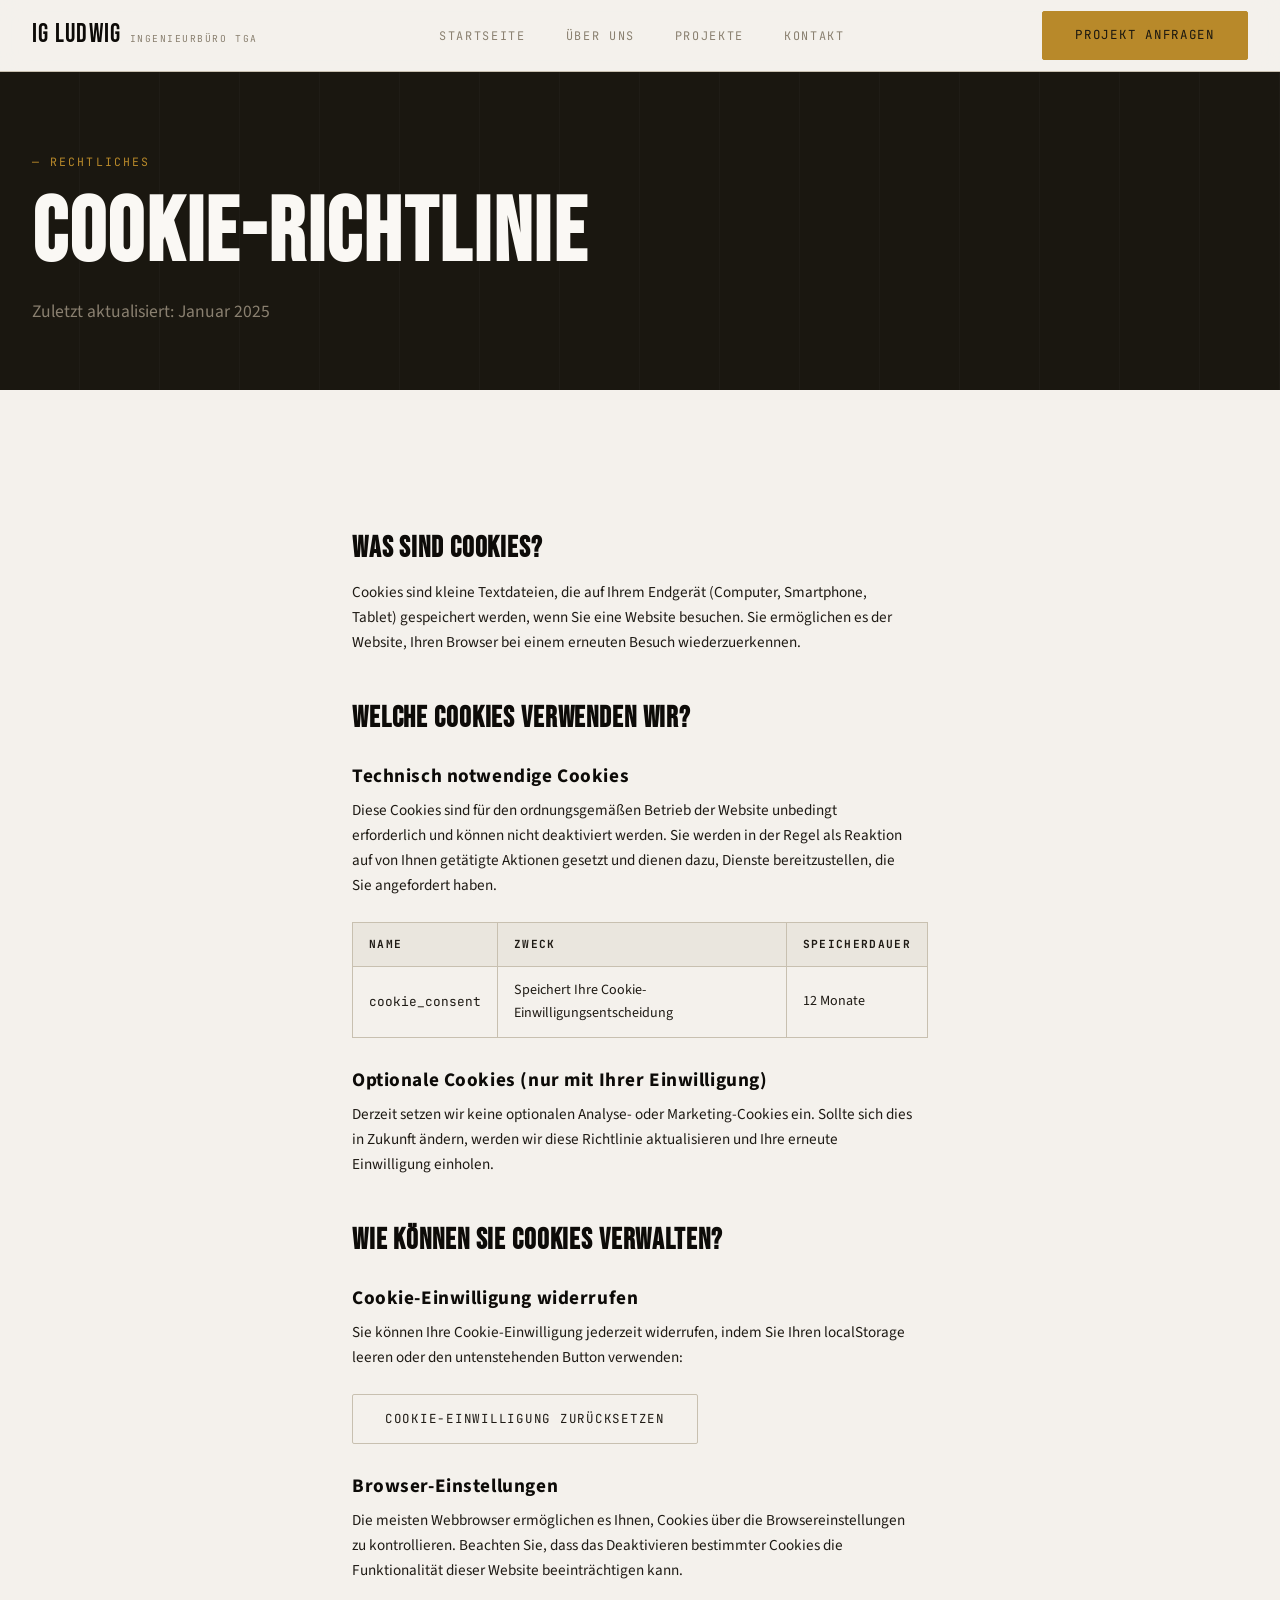
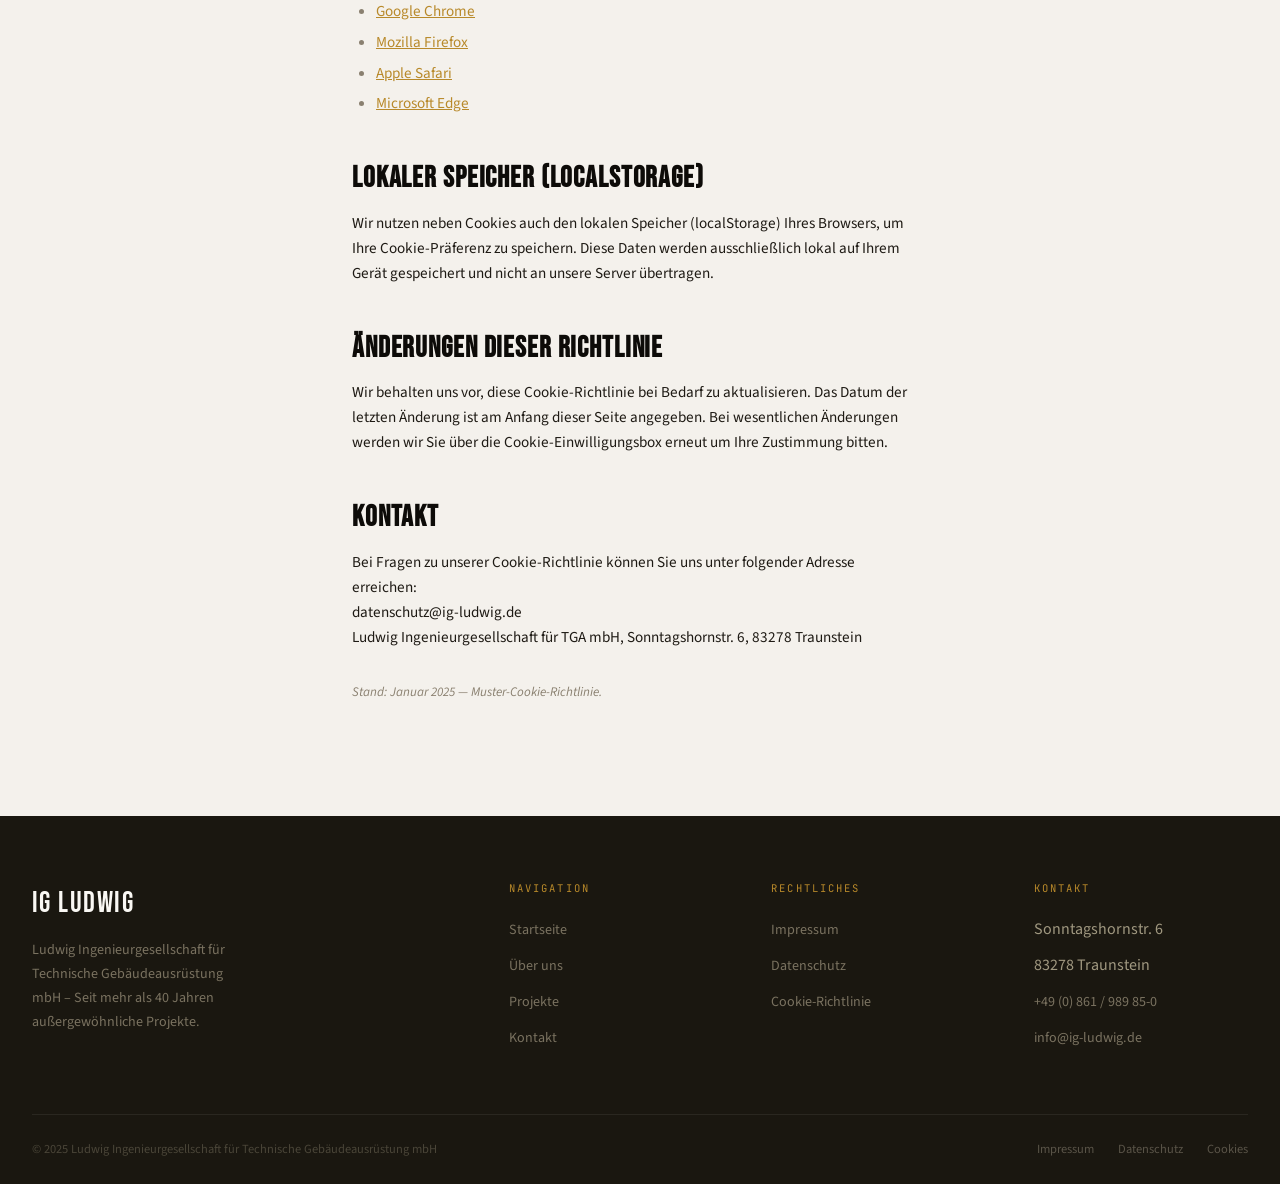
<file: cockies.html>
<!DOCTYPE html>
<html lang="de">
<head>
  <meta charset="UTF-8">
  <meta name="viewport" content="width=device-width, initial-scale=1.0">
  <meta name="robots" content="noindex">
  <title>Cookie-Richtlinie — IG Ludwig</title>
  <link rel="stylesheet" href="static/css/main.css">
</head>
<body>

<nav class="site-nav" role="navigation" aria-label="Hauptnavigation">
  <div class="container">
    <a href="/" class="nav-logo" aria-label="Startseite">
      <span class="nav-logo-mark">IG Ludwig</span>
      <span class="nav-logo-tag">Ingenieurbüro TGA</span>
    </a>
    <ul class="nav-links" role="list">
      <li><a href="/">Startseite</a></li>
      <li><a href="/ueber-uns">Über uns</a></li>
      <li><a href="/projekte">Projekte</a></li>
      <li><a href="/kontakt">Kontakt</a></li>
    </ul>
    <a href="/kontakt" class="btn btn--primary nav-cta">Projekt anfragen</a>
    <button class="nav-hamburger" aria-label="Menü öffnen" aria-expanded="false" aria-controls="mobile-menu">
      <span></span><span></span><span></span>
    </button>
  </div>
</nav>
<div class="mobile-menu" id="mobile-menu">
  <a href="/">Startseite</a>
  <a href="/ueber-uns">Über uns</a>
  <a href="/projekte">Projekte</a>
  <a href="/kontakt">Kontakt</a>
</div>

<main class="page-body">

  <div class="page-hero">
    <div class="container">
      <p class="label page-hero-label">— Rechtliches</p>
      <h1>Cookie-Richtlinie</h1>
      <p class="page-hero-sub">Zuletzt aktualisiert: Januar 2025</p>
    </div>
  </div>

  <section class="section">
    <div class="container">
      <div class="prose">

        <h2>Was sind Cookies?</h2>
        <p>
          Cookies sind kleine Textdateien, die auf Ihrem Endgerät (Computer, Smartphone, Tablet) gespeichert werden, wenn Sie eine Website besuchen. Sie ermöglichen es der Website, Ihren Browser bei einem erneuten Besuch wiederzuerkennen.
        </p>

        <h2>Welche Cookies verwenden wir?</h2>

        <h3>Technisch notwendige Cookies</h3>
        <p>
          Diese Cookies sind für den ordnungsgemäßen Betrieb der Website unbedingt erforderlich und können nicht deaktiviert werden. Sie werden in der Regel als Reaktion auf von Ihnen getätigte Aktionen gesetzt und dienen dazu, Dienste bereitzustellen, die Sie angefordert haben.
        </p>
        <div style="overflow-x:auto;margin-block:1.5rem;">
          <table style="width:100%;border-collapse:collapse;font-size:.88rem;">
            <thead>
              <tr style="background:var(--col-surface);">
                <th style="text-align:left;padding:.75rem 1rem;border:1px solid var(--col-border);font-family:var(--ff-mono);font-size:.7rem;letter-spacing:.12em;text-transform:uppercase;">Name</th>
                <th style="text-align:left;padding:.75rem 1rem;border:1px solid var(--col-border);font-family:var(--ff-mono);font-size:.7rem;letter-spacing:.12em;text-transform:uppercase;">Zweck</th>
                <th style="text-align:left;padding:.75rem 1rem;border:1px solid var(--col-border);font-family:var(--ff-mono);font-size:.7rem;letter-spacing:.12em;text-transform:uppercase;">Speicherdauer</th>
              </tr>
            </thead>
            <tbody>
              <tr>
                <td style="padding:.75rem 1rem;border:1px solid var(--col-border);font-family:var(--ff-mono);font-size:.8rem;">cookie_consent</td>
                <td style="padding:.75rem 1rem;border:1px solid var(--col-border);">Speichert Ihre Cookie-Einwilligungsentscheidung</td>
                <td style="padding:.75rem 1rem;border:1px solid var(--col-border);">12 Monate</td>
              </tr>
            </tbody>
          </table>
        </div>

        <h3>Optionale Cookies (nur mit Ihrer Einwilligung)</h3>
        <p>
          Derzeit setzen wir keine optionalen Analyse- oder Marketing-Cookies ein. Sollte sich dies in Zukunft ändern, werden wir diese Richtlinie aktualisieren und Ihre erneute Einwilligung einholen.
        </p>

        <h2>Wie können Sie Cookies verwalten?</h2>

        <h3>Cookie-Einwilligung widerrufen</h3>
        <p>Sie können Ihre Cookie-Einwilligung jederzeit widerrufen, indem Sie Ihren localStorage leeren oder den untenstehenden Button verwenden:</p>
        <div style="margin-block:1.5rem;">
          <button class="btn btn--outline" onclick="resetCookieConsent()">
            Cookie-Einwilligung zurücksetzen
          </button>
        </div>

        <h3>Browser-Einstellungen</h3>
        <p>Die meisten Webbrowser ermöglichen es Ihnen, Cookies über die Browsereinstellungen zu kontrollieren. Beachten Sie, dass das Deaktivieren bestimmter Cookies die Funktionalität dieser Website beeinträchtigen kann.</p>
        <ul>
          <li><a href="https://support.google.com/chrome/answer/95647" target="_blank" rel="noopener">Google Chrome</a></li>
          <li><a href="https://support.mozilla.org/de/kb/cookies-erlauben-und-ablehnen" target="_blank" rel="noopener">Mozilla Firefox</a></li>
          <li><a href="https://support.apple.com/de-de/guide/safari/sfri11471/mac" target="_blank" rel="noopener">Apple Safari</a></li>
          <li><a href="https://support.microsoft.com/de-de/microsoft-edge" target="_blank" rel="noopener">Microsoft Edge</a></li>
        </ul>

        <h2>Lokaler Speicher (localStorage)</h2>
        <p>
          Wir nutzen neben Cookies auch den lokalen Speicher (localStorage) Ihres Browsers, um Ihre Cookie-Präferenz zu speichern. Diese Daten werden ausschließlich lokal auf Ihrem Gerät gespeichert und nicht an unsere Server übertragen.
        </p>

        <h2>Änderungen dieser Richtlinie</h2>
        <p>
          Wir behalten uns vor, diese Cookie-Richtlinie bei Bedarf zu aktualisieren. Das Datum der letzten Änderung ist am Anfang dieser Seite angegeben. Bei wesentlichen Änderungen werden wir Sie über die Cookie-Einwilligungsbox erneut um Ihre Zustimmung bitten.
        </p>

        <h2>Kontakt</h2>
        <p>
          Bei Fragen zu unserer Cookie-Richtlinie können Sie uns unter folgender Adresse erreichen:<br>
          datenschutz@ig-ludwig.de<br>
          Ludwig Ingenieurgesellschaft für TGA mbH, Sonntagshornstr. 6, 83278 Traunstein
        </p>

        <p style="margin-top:2rem;font-size:.82rem;color:var(--col-muted);">
          <em>Stand: Januar 2025 — Muster-Cookie-Richtlinie.</em>
        </p>

      </div>
    </div>
  </section>

</main>

<footer class="site-footer">
  <div class="container">
    <div class="footer-inner">
      <div>
        <div class="footer-brand-name">IG Ludwig</div>
        <p class="footer-desc">Ludwig Ingenieurgesellschaft für Technische Gebäudeausrüstung mbH – Seit mehr als 40 Jahren außergewöhnliche Projekte.</p>
      </div>
      <div>
        <div class="footer-col-title">Navigation</div>
        <ul class="footer-links">
          <li><a href="/">Startseite</a></li>
          <li><a href="/ueber-uns">Über uns</a></li>
          <li><a href="/projekte">Projekte</a></li>
          <li><a href="/kontakt">Kontakt</a></li>
        </ul>
      </div>
      <div>
        <div class="footer-col-title">Rechtliches</div>
        <ul class="footer-links">
          <li><a href="/impressum">Impressum</a></li>
          <li><a href="/datenschutz">Datenschutz</a></li>
          <li><a href="/cookies">Cookie-Richtlinie</a></li>
        </ul>
      </div>
      <div>
        <div class="footer-col-title">Kontakt</div>
        <ul class="footer-links">
          <li>Sonntagshornstr. 6</li>
          <li>83278 Traunstein</li>
          <li><a href="tel:+4986198985-0">+49 (0) 861 / 989 85-0</a></li>
          <li><a href="mailto:info@ig-ludwig.de">info@ig-ludwig.de</a></li>
        </ul>
      </div>
    </div>
    <div class="footer-bottom">
      <span>© 2025 Ludwig Ingenieurgesellschaft für Technische Gebäudeausrüstung mbH</span>
      <div style="display:flex;gap:1.5rem;">
        <a href="/impressum">Impressum</a>
        <a href="/datenschutz">Datenschutz</a>
        <a href="/cookies">Cookies</a>
      </div>
    </div>
  </div>
</footer>

<script src="static/js/main.js"></script>
<script>
function resetCookieConsent() {
  localStorage.removeItem('cookie_consent');
  alert('Cookie-Einwilligung wurde zurückgesetzt. Beim nächsten Seitenaufruf erscheint das Banner erneut.');
}
</script>
</body>
</html>
</file>
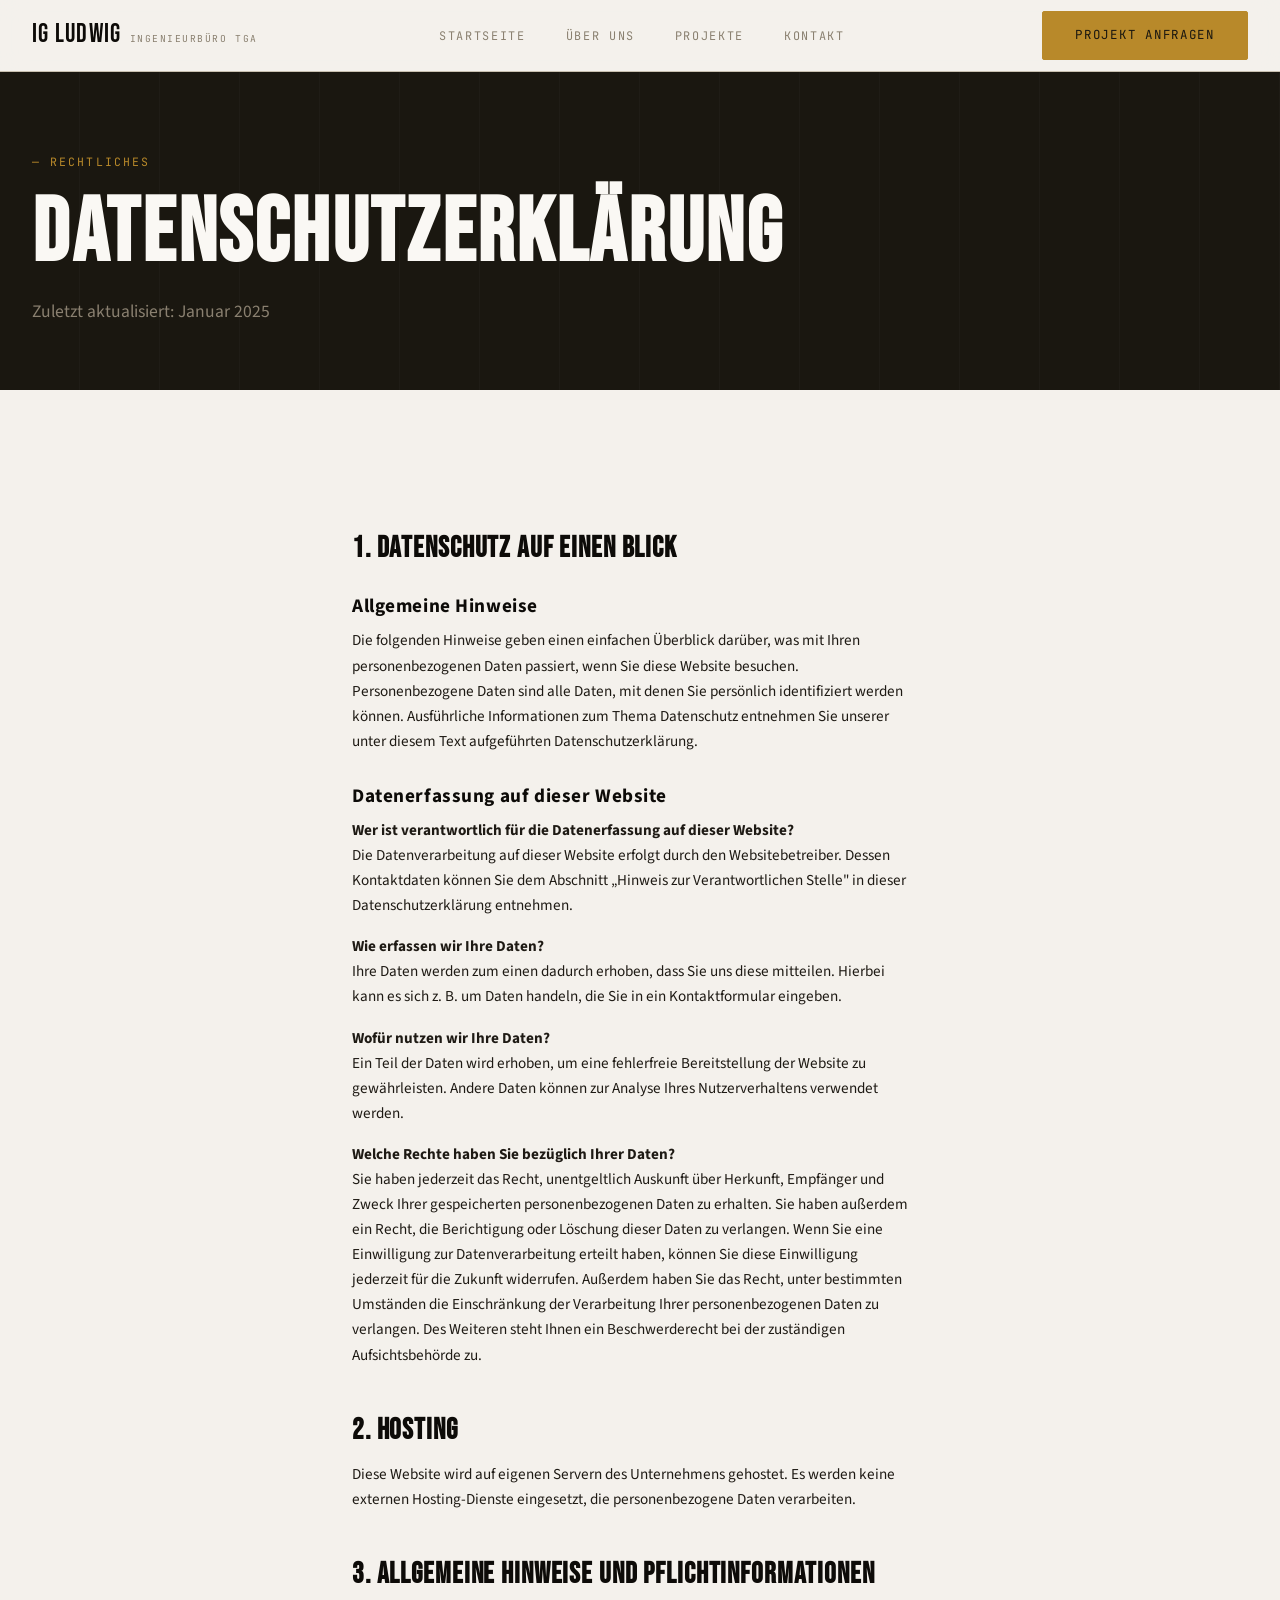
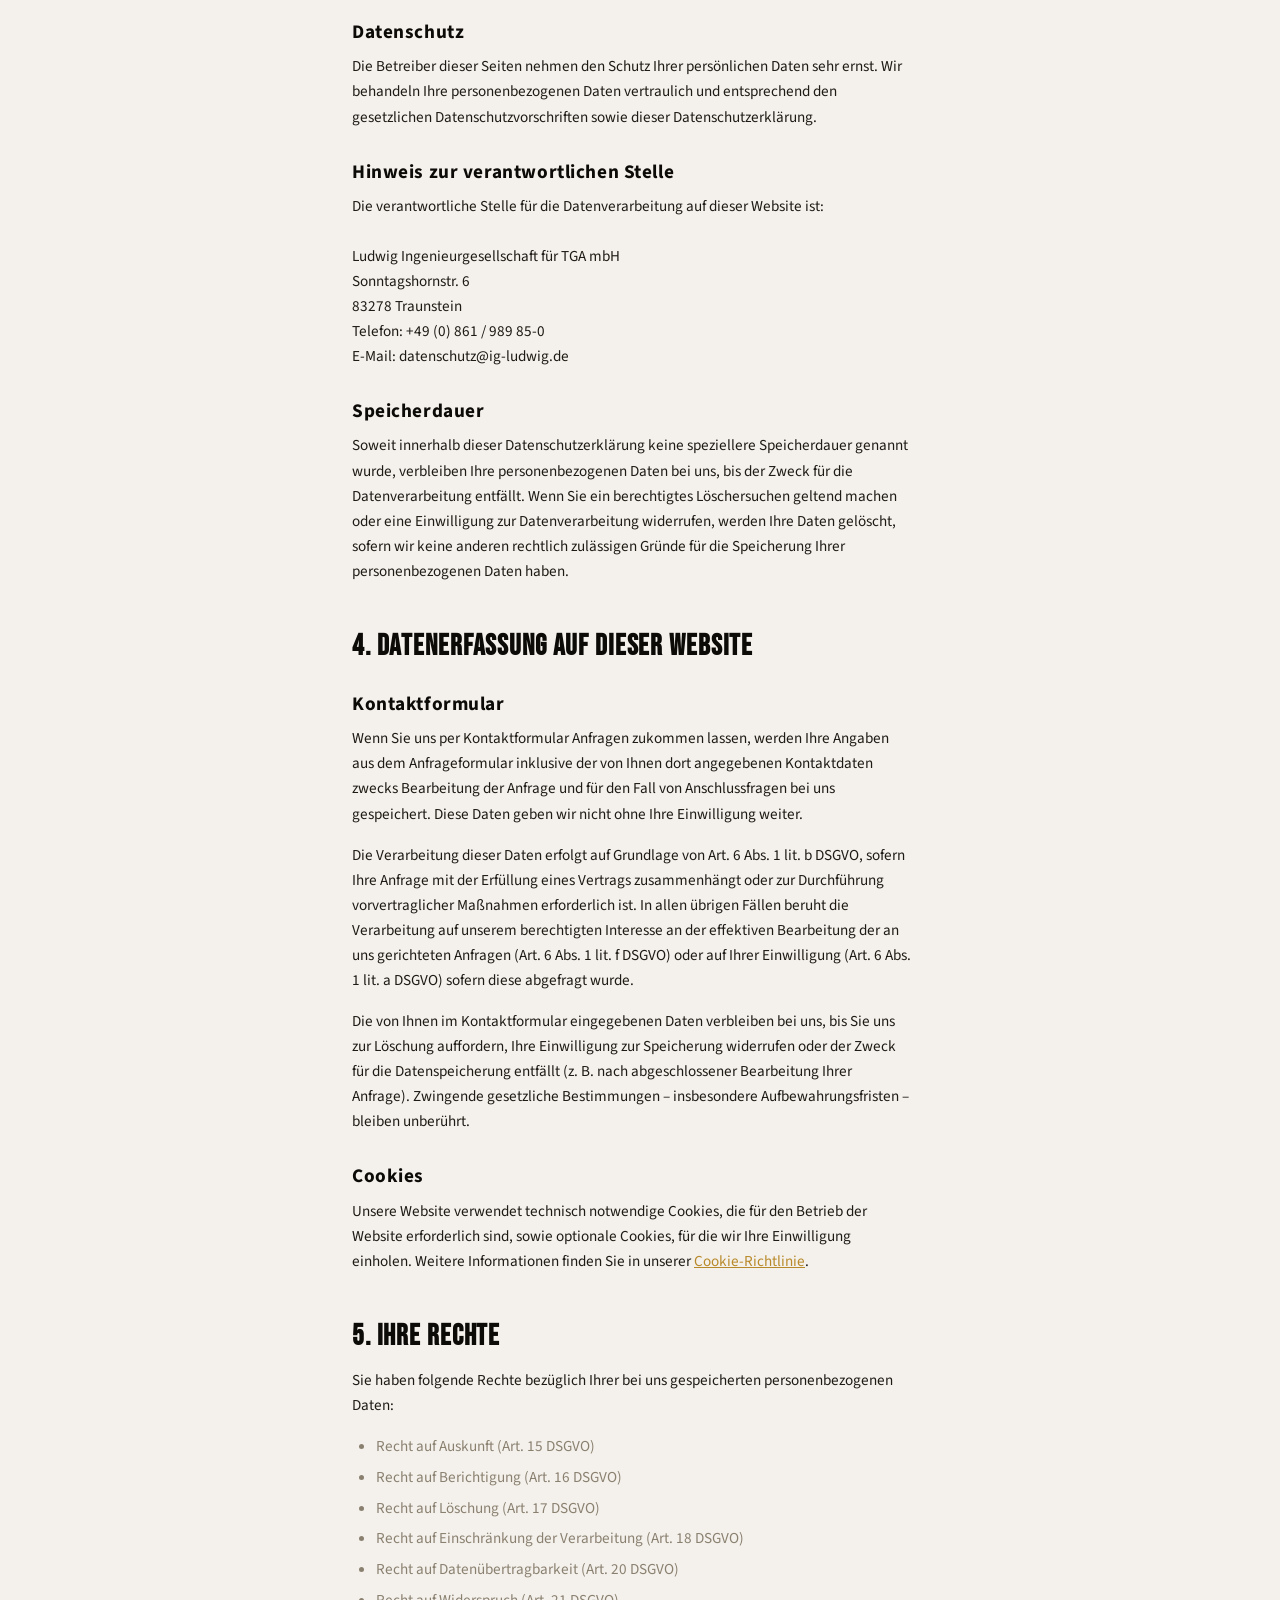
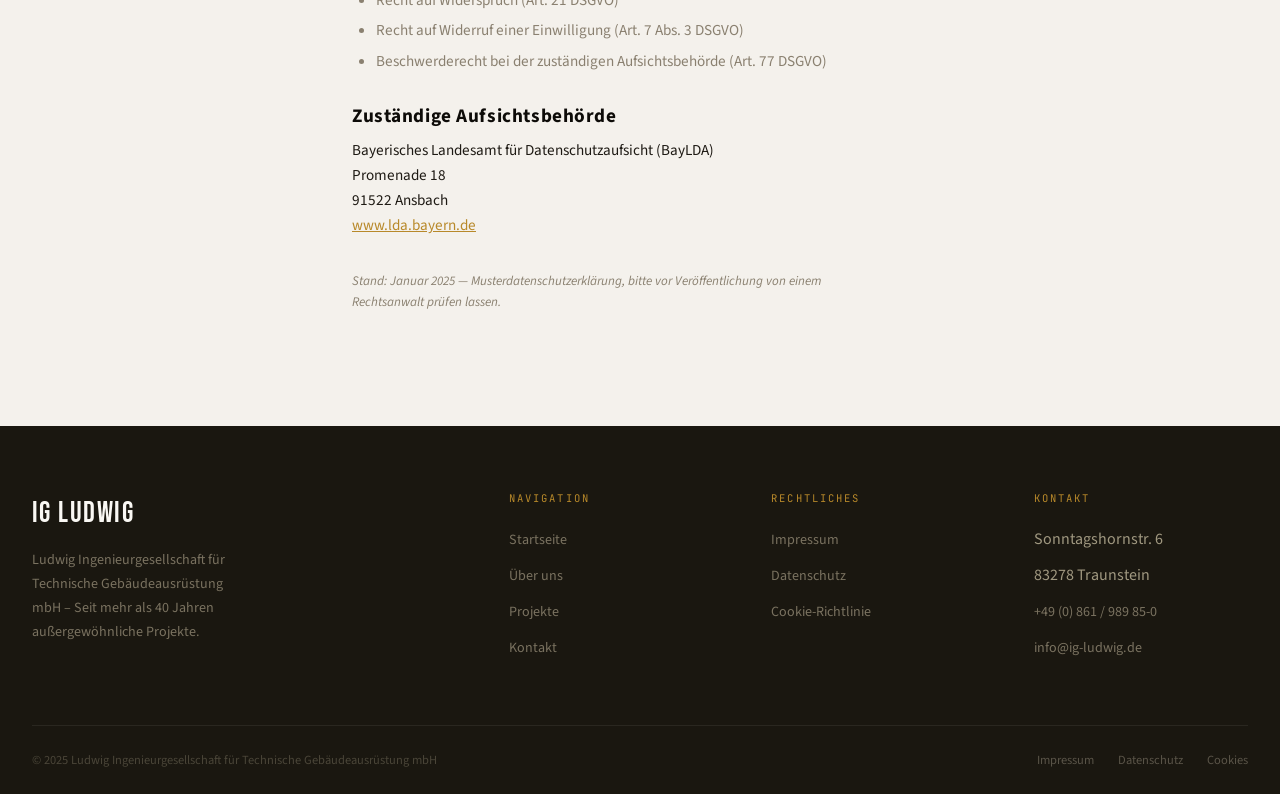
<file: datenschutz.html>
<!DOCTYPE html>
<html lang="de">
<head>
  <meta charset="UTF-8">
  <meta name="viewport" content="width=device-width, initial-scale=1.0">
  <meta name="robots" content="noindex">
  <title>Datenschutzerklärung — IG Ludwig</title>
  <link rel="stylesheet" href="static/css/main.css">
</head>
<body>

<nav class="site-nav" role="navigation" aria-label="Hauptnavigation">
  <div class="container">
    <a href="/" class="nav-logo" aria-label="Startseite">
      <span class="nav-logo-mark">IG Ludwig</span>
      <span class="nav-logo-tag">Ingenieurbüro TGA</span>
    </a>
    <ul class="nav-links" role="list">
      <li><a href="/">Startseite</a></li>
      <li><a href="/ueber-uns">Über uns</a></li>
      <li><a href="/projekte">Projekte</a></li>
      <li><a href="/kontakt">Kontakt</a></li>
    </ul>
    <a href="/kontakt" class="btn btn--primary nav-cta">Projekt anfragen</a>
    <button class="nav-hamburger" aria-label="Menü öffnen" aria-expanded="false" aria-controls="mobile-menu">
      <span></span><span></span><span></span>
    </button>
  </div>
</nav>
<div class="mobile-menu" id="mobile-menu">
  <a href="/">Startseite</a>
  <a href="/ueber-uns">Über uns</a>
  <a href="/projekte">Projekte</a>
  <a href="/kontakt">Kontakt</a>
</div>

<main class="page-body">

  <div class="page-hero">
    <div class="container">
      <p class="label page-hero-label">— Rechtliches</p>
      <h1>Datenschutzerklärung</h1>
      <p class="page-hero-sub">Zuletzt aktualisiert: Januar 2025</p>
    </div>
  </div>

  <section class="section">
    <div class="container">
      <div class="prose">

        <h2>1. Datenschutz auf einen Blick</h2>

        <h3>Allgemeine Hinweise</h3>
        <p>
          Die folgenden Hinweise geben einen einfachen Überblick darüber, was mit Ihren personenbezogenen Daten passiert, wenn Sie diese Website besuchen. Personenbezogene Daten sind alle Daten, mit denen Sie persönlich identifiziert werden können. Ausführliche Informationen zum Thema Datenschutz entnehmen Sie unserer unter diesem Text aufgeführten Datenschutzerklärung.
        </p>

        <h3>Datenerfassung auf dieser Website</h3>
        <p><strong>Wer ist verantwortlich für die Datenerfassung auf dieser Website?</strong><br>
        Die Datenverarbeitung auf dieser Website erfolgt durch den Websitebetreiber. Dessen Kontaktdaten können Sie dem Abschnitt „Hinweis zur Verantwortlichen Stelle" in dieser Datenschutzerklärung entnehmen.</p>

        <p><strong>Wie erfassen wir Ihre Daten?</strong><br>
        Ihre Daten werden zum einen dadurch erhoben, dass Sie uns diese mitteilen. Hierbei kann es sich z.&nbsp;B. um Daten handeln, die Sie in ein Kontaktformular eingeben.</p>

        <p><strong>Wofür nutzen wir Ihre Daten?</strong><br>
        Ein Teil der Daten wird erhoben, um eine fehlerfreie Bereitstellung der Website zu gewährleisten. Andere Daten können zur Analyse Ihres Nutzerverhaltens verwendet werden.</p>

        <p><strong>Welche Rechte haben Sie bezüglich Ihrer Daten?</strong><br>
        Sie haben jederzeit das Recht, unentgeltlich Auskunft über Herkunft, Empfänger und Zweck Ihrer gespeicherten personenbezogenen Daten zu erhalten. Sie haben außerdem ein Recht, die Berichtigung oder Löschung dieser Daten zu verlangen. Wenn Sie eine Einwilligung zur Datenverarbeitung erteilt haben, können Sie diese Einwilligung jederzeit für die Zukunft widerrufen. Außerdem haben Sie das Recht, unter bestimmten Umständen die Einschränkung der Verarbeitung Ihrer personenbezogenen Daten zu verlangen. Des Weiteren steht Ihnen ein Beschwerderecht bei der zuständigen Aufsichtsbehörde zu.</p>

        <h2>2. Hosting</h2>
        <p>
          Diese Website wird auf eigenen Servern des Unternehmens gehostet. Es werden keine externen Hosting-Dienste eingesetzt, die personenbezogene Daten verarbeiten.
        </p>

        <h2>3. Allgemeine Hinweise und Pflichtinformationen</h2>

        <h3>Datenschutz</h3>
        <p>
          Die Betreiber dieser Seiten nehmen den Schutz Ihrer persönlichen Daten sehr ernst. Wir behandeln Ihre personenbezogenen Daten vertraulich und entsprechend den gesetzlichen Datenschutzvorschriften sowie dieser Datenschutzerklärung.
        </p>

        <h3>Hinweis zur verantwortlichen Stelle</h3>
        <p>
          Die verantwortliche Stelle für die Datenverarbeitung auf dieser Website ist:<br><br>
          Ludwig Ingenieurgesellschaft für TGA mbH<br>
          Sonntagshornstr. 6<br>
          83278 Traunstein<br>
          Telefon: +49 (0) 861 / 989 85-0<br>
          E-Mail: datenschutz@ig-ludwig.de
        </p>

        <h3>Speicherdauer</h3>
        <p>
          Soweit innerhalb dieser Datenschutzerklärung keine speziellere Speicherdauer genannt wurde, verbleiben Ihre personenbezogenen Daten bei uns, bis der Zweck für die Datenverarbeitung entfällt. Wenn Sie ein berechtigtes Löschersuchen geltend machen oder eine Einwilligung zur Datenverarbeitung widerrufen, werden Ihre Daten gelöscht, sofern wir keine anderen rechtlich zulässigen Gründe für die Speicherung Ihrer personenbezogenen Daten haben.
        </p>

        <h2>4. Datenerfassung auf dieser Website</h2>

        <h3>Kontaktformular</h3>
        <p>
          Wenn Sie uns per Kontaktformular Anfragen zukommen lassen, werden Ihre Angaben aus dem Anfrageformular inklusive der von Ihnen dort angegebenen Kontaktdaten zwecks Bearbeitung der Anfrage und für den Fall von Anschlussfragen bei uns gespeichert. Diese Daten geben wir nicht ohne Ihre Einwilligung weiter.
        </p>
        <p>
          Die Verarbeitung dieser Daten erfolgt auf Grundlage von Art. 6 Abs. 1 lit. b DSGVO, sofern Ihre Anfrage mit der Erfüllung eines Vertrags zusammenhängt oder zur Durchführung vorvertraglicher Maßnahmen erforderlich ist. In allen übrigen Fällen beruht die Verarbeitung auf unserem berechtigten Interesse an der effektiven Bearbeitung der an uns gerichteten Anfragen (Art. 6 Abs. 1 lit. f DSGVO) oder auf Ihrer Einwilligung (Art. 6 Abs. 1 lit. a DSGVO) sofern diese abgefragt wurde.
        </p>
        <p>
          Die von Ihnen im Kontaktformular eingegebenen Daten verbleiben bei uns, bis Sie uns zur Löschung auffordern, Ihre Einwilligung zur Speicherung widerrufen oder der Zweck für die Datenspeicherung entfällt (z.&nbsp;B. nach abgeschlossener Bearbeitung Ihrer Anfrage). Zwingende gesetzliche Bestimmungen – insbesondere Aufbewahrungsfristen – bleiben unberührt.
        </p>

        <h3>Cookies</h3>
        <p>
          Unsere Website verwendet technisch notwendige Cookies, die für den Betrieb der Website erforderlich sind, sowie optionale Cookies, für die wir Ihre Einwilligung einholen. Weitere Informationen finden Sie in unserer <a href="/cookies">Cookie-Richtlinie</a>.
        </p>

        <h2>5. Ihre Rechte</h2>
        <p>Sie haben folgende Rechte bezüglich Ihrer bei uns gespeicherten personenbezogenen Daten:</p>
        <ul>
          <li>Recht auf Auskunft (Art. 15 DSGVO)</li>
          <li>Recht auf Berichtigung (Art. 16 DSGVO)</li>
          <li>Recht auf Löschung (Art. 17 DSGVO)</li>
          <li>Recht auf Einschränkung der Verarbeitung (Art. 18 DSGVO)</li>
          <li>Recht auf Datenübertragbarkeit (Art. 20 DSGVO)</li>
          <li>Recht auf Widerspruch (Art. 21 DSGVO)</li>
          <li>Recht auf Widerruf einer Einwilligung (Art. 7 Abs. 3 DSGVO)</li>
          <li>Beschwerderecht bei der zuständigen Aufsichtsbehörde (Art. 77 DSGVO)</li>
        </ul>

        <h3>Zuständige Aufsichtsbehörde</h3>
        <p>
          Bayerisches Landesamt für Datenschutzaufsicht (BayLDA)<br>
          Promenade 18<br>
          91522 Ansbach<br>
          <a href="https://www.lda.bayern.de" target="_blank" rel="noopener">www.lda.bayern.de</a>
        </p>

        <p style="margin-top:2rem;font-size:.82rem;color:var(--col-muted);">
          <em>Stand: Januar 2025 — Musterdatenschutzerklärung, bitte vor Veröffentlichung von einem Rechtsanwalt prüfen lassen.</em>
        </p>

      </div>
    </div>
  </section>

</main>

<footer class="site-footer">
  <div class="container">
    <div class="footer-inner">
      <div>
        <div class="footer-brand-name">IG Ludwig</div>
        <p class="footer-desc">Ludwig Ingenieurgesellschaft für Technische Gebäudeausrüstung mbH – Seit mehr als 40 Jahren außergewöhnliche Projekte.</p>
      </div>
      <div>
        <div class="footer-col-title">Navigation</div>
        <ul class="footer-links">
          <li><a href="/">Startseite</a></li>
          <li><a href="/ueber-uns">Über uns</a></li>
          <li><a href="/projekte">Projekte</a></li>
          <li><a href="/kontakt">Kontakt</a></li>
        </ul>
      </div>
      <div>
        <div class="footer-col-title">Rechtliches</div>
        <ul class="footer-links">
          <li><a href="/impressum">Impressum</a></li>
          <li><a href="/datenschutz">Datenschutz</a></li>
          <li><a href="/cookies">Cookie-Richtlinie</a></li>
        </ul>
      </div>
      <div>
        <div class="footer-col-title">Kontakt</div>
        <ul class="footer-links">
          <li>Sonntagshornstr. 6</li>
          <li>83278 Traunstein</li>
          <li><a href="tel:+4986198985-0">+49 (0) 861 / 989 85-0</a></li>
          <li><a href="mailto:info@ig-ludwig.de">info@ig-ludwig.de</a></li>
        </ul>
      </div>
    </div>
    <div class="footer-bottom">
      <span>© 2025 Ludwig Ingenieurgesellschaft für Technische Gebäudeausrüstung mbH</span>
      <div style="display:flex;gap:1.5rem;">
        <a href="/impressum">Impressum</a>
        <a href="/datenschutz">Datenschutz</a>
        <a href="/cookies">Cookies</a>
      </div>
    </div>
  </div>
</footer>

<script src="static/js/main.js"></script>
</body>
</html>
</file>
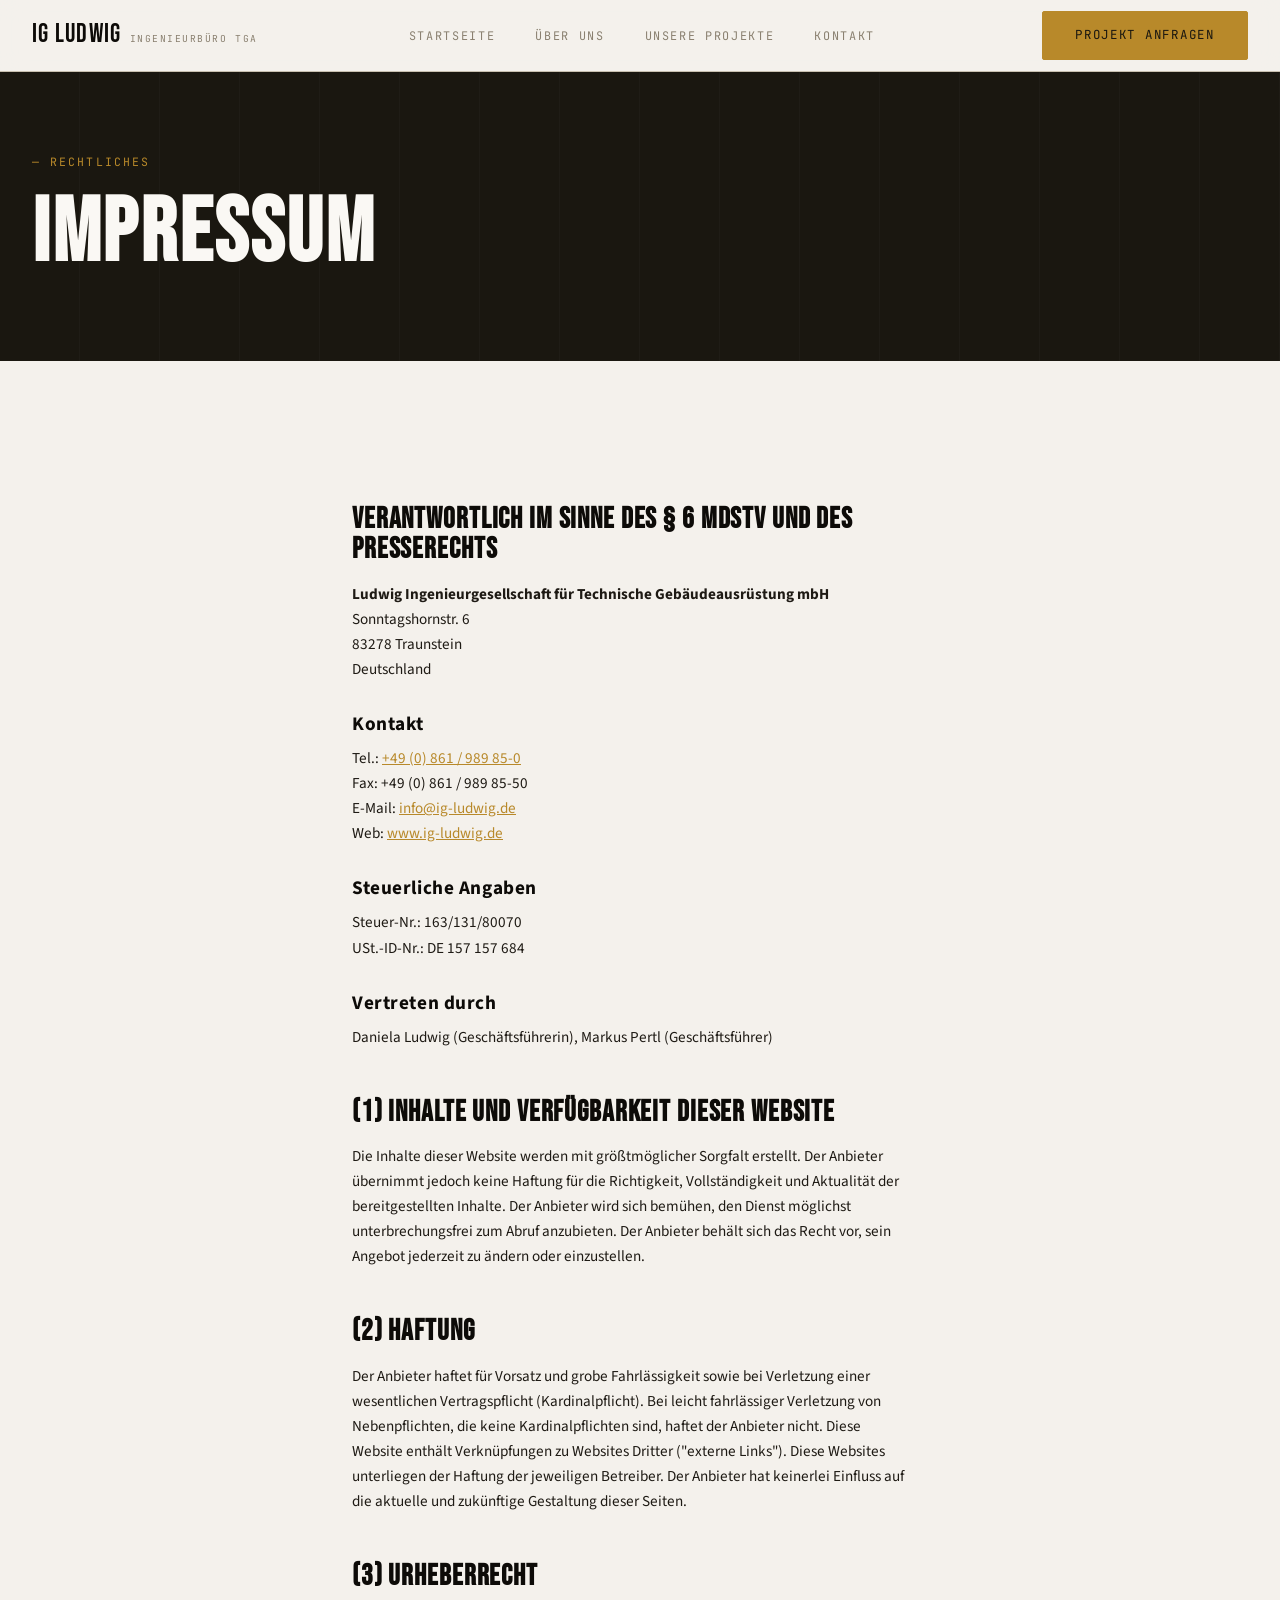
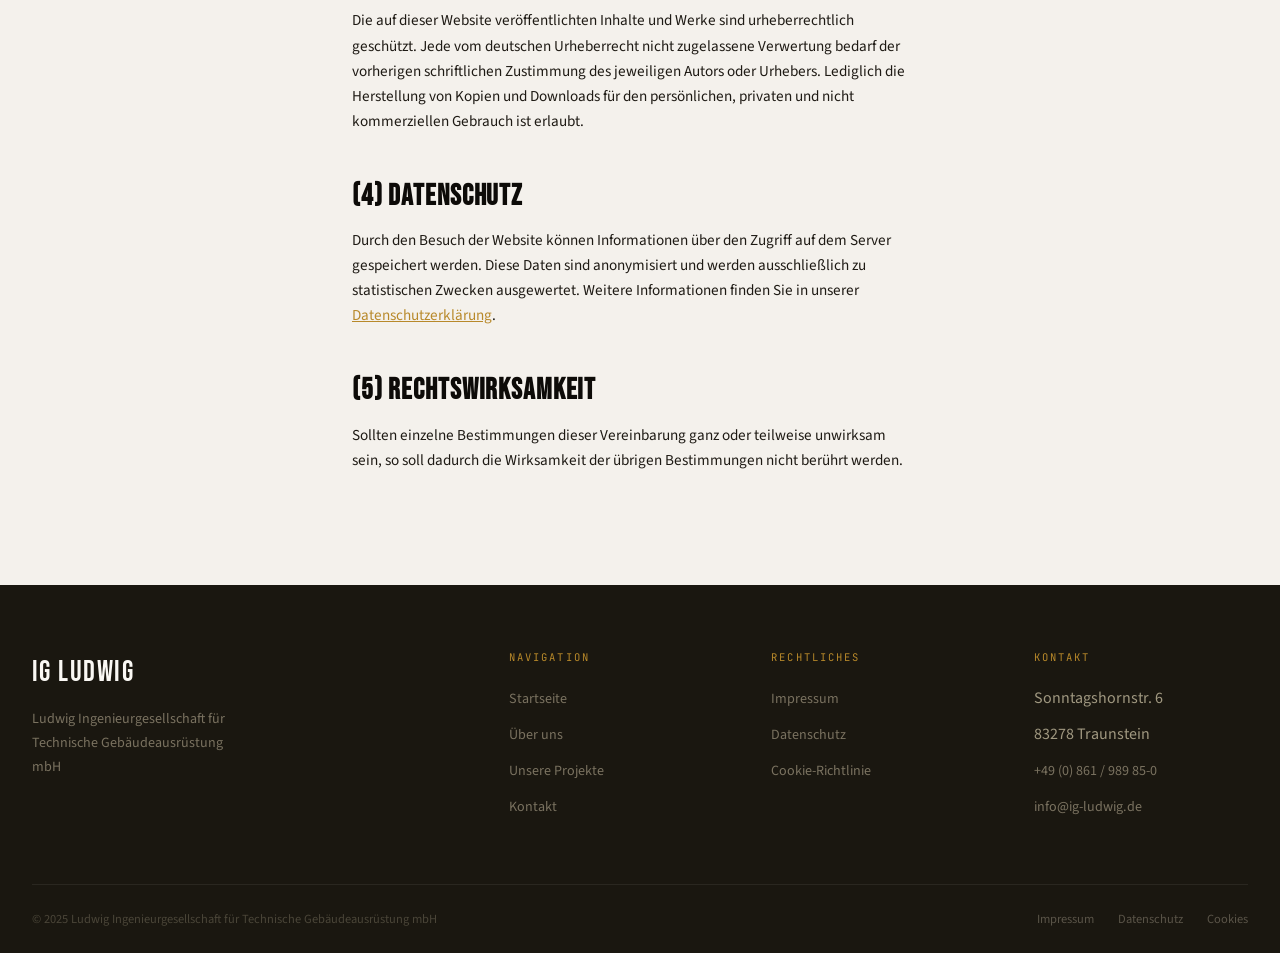
<file: impressum.html>
<!DOCTYPE html>
<html lang="de">
<head>
  <meta charset="UTF-8">
  <meta name="viewport" content="width=device-width, initial-scale=1.0">
  <meta name="robots" content="noindex">
  <title>Impressum — IG Ludwig</title>
  <link rel="stylesheet" href="/static/css/main.css">
</head>
<body>
<nav class="site-nav" role="navigation">
  <div class="container">
    <a href="/" class="nav-logo"><span class="nav-logo-mark">IG Ludwig</span><span class="nav-logo-tag">Ingenieurbüro TGA</span></a>
    <ul class="nav-links" role="list">
      <li><a href="/">Startseite</a></li><li><a href="/ueber-uns">Über uns</a></li>
      <li><a href="/projekte">Unsere Projekte</a></li><li><a href="/kontakt">Kontakt</a></li>
    </ul>
    <a href="/kontakt" class="btn btn--primary nav-cta">Projekt anfragen</a>
    <button class="nav-hamburger" aria-label="Menü öffnen" aria-expanded="false" aria-controls="mobile-menu"><span></span><span></span><span></span></button>
  </div>
</nav>
<div class="mobile-menu" id="mobile-menu">
  <a href="/">Startseite</a><a href="/ueber-uns">Über uns</a><a href="/projekte">Unsere Projekte</a><a href="/kontakt">Kontakt</a>
</div>
<main class="page-body">
  <div class="page-hero"><div class="container">
    <p class="label page-hero-label">— Rechtliches</p>
    <h1>Impressum</h1>
  </div></div>
  <section class="section"><div class="container"><div class="prose">

    <h2>Verantwortlich im Sinne des § 6 MDStV und des Presserechts</h2>
    <p>
      <strong>Ludwig Ingenieurgesellschaft für Technische Gebäudeausrüstung mbH</strong><br>
      Sonntagshornstr. 6<br>
      83278 Traunstein<br>
      Deutschland
    </p>
    <h3>Kontakt</h3>
    <p>
      Tel.: <a href="tel:+4986198985-0">+49 (0) 861 / 989 85-0</a><br>
      Fax: +49 (0) 861 / 989 85-50<br>
      E-Mail: <a href="mailto:info@ig-ludwig.de">info@ig-ludwig.de</a><br>
      Web: <a href="https://ig-ludwig.de" target="_blank" rel="noopener">www.ig-ludwig.de</a>
    </p>
    <h3>Steuerliche Angaben</h3>
    <p>
      Steuer-Nr.: 163/131/80070<br>
      USt.-ID-Nr.: DE 157 157 684
    </p>
    <h3>Vertreten durch</h3>
    <p>Daniela Ludwig (Geschäftsführerin), Markus Pertl (Geschäftsführer)</p>

    <h2>(1) Inhalte und Verfügbarkeit dieser Website</h2>
    <p>Die Inhalte dieser Website werden mit größtmöglicher Sorgfalt erstellt. Der Anbieter übernimmt jedoch keine Haftung für die Richtigkeit, Vollständigkeit und Aktualität der bereitgestellten Inhalte. Der Anbieter wird sich bemühen, den Dienst möglichst unterbrechungsfrei zum Abruf anzubieten. Der Anbieter behält sich das Recht vor, sein Angebot jederzeit zu ändern oder einzustellen.</p>

    <h2>(2) Haftung</h2>
    <p>Der Anbieter haftet für Vorsatz und grobe Fahrlässigkeit sowie bei Verletzung einer wesentlichen Vertragspflicht (Kardinalpflicht). Bei leicht fahrlässiger Verletzung von Nebenpflichten, die keine Kardinalpflichten sind, haftet der Anbieter nicht. Diese Website enthält Verknüpfungen zu Websites Dritter ("externe Links"). Diese Websites unterliegen der Haftung der jeweiligen Betreiber. Der Anbieter hat keinerlei Einfluss auf die aktuelle und zukünftige Gestaltung dieser Seiten.</p>

    <h2>(3) Urheberrecht</h2>
    <p>Die auf dieser Website veröffentlichten Inhalte und Werke sind urheberrechtlich geschützt. Jede vom deutschen Urheberrecht nicht zugelassene Verwertung bedarf der vorherigen schriftlichen Zustimmung des jeweiligen Autors oder Urhebers. Lediglich die Herstellung von Kopien und Downloads für den persönlichen, privaten und nicht kommerziellen Gebrauch ist erlaubt.</p>

    <h2>(4) Datenschutz</h2>
    <p>Durch den Besuch der Website können Informationen über den Zugriff auf dem Server gespeichert werden. Diese Daten sind anonymisiert und werden ausschließlich zu statistischen Zwecken ausgewertet. Weitere Informationen finden Sie in unserer <a href="/datenschutz">Datenschutzerklärung</a>.</p>

    <h2>(5) Rechtswirksamkeit</h2>
    <p>Sollten einzelne Bestimmungen dieser Vereinbarung ganz oder teilweise unwirksam sein, so soll dadurch die Wirksamkeit der übrigen Bestimmungen nicht berührt werden.</p>

  </div></div></section>
</main>

<footer class="site-footer"><div class="container">
  <div class="footer-inner">
    <div><div class="footer-brand-name">IG Ludwig</div><p class="footer-desc">Ludwig Ingenieurgesellschaft für Technische Gebäudeausrüstung mbH</p></div>
    <div><div class="footer-col-title">Navigation</div><ul class="footer-links"><li><a href="/">Startseite</a></li><li><a href="/ueber-uns">Über uns</a></li><li><a href="/projekte">Unsere Projekte</a></li><li><a href="/kontakt">Kontakt</a></li></ul></div>
    <div><div class="footer-col-title">Rechtliches</div><ul class="footer-links"><li><a href="/impressum">Impressum</a></li><li><a href="/datenschutz">Datenschutz</a></li><li><a href="/cookies">Cookie-Richtlinie</a></li></ul></div>
    <div><div class="footer-col-title">Kontakt</div><ul class="footer-links"><li>Sonntagshornstr. 6</li><li>83278 Traunstein</li><li><a href="tel:+4986198985-0">+49 (0) 861 / 989 85-0</a></li><li><a href="mailto:info@ig-ludwig.de">info@ig-ludwig.de</a></li></ul></div>
  </div>
  <div class="footer-bottom"><span>© 2025 Ludwig Ingenieurgesellschaft für Technische Gebäudeausrüstung mbH</span><div style="display:flex;gap:1.5rem;"><a href="/impressum">Impressum</a><a href="/datenschutz">Datenschutz</a><a href="/cookies">Cookies</a></div></div>
</div></footer>
<script src="/static/js/main.js"></script>
</body>
</html>
</file>
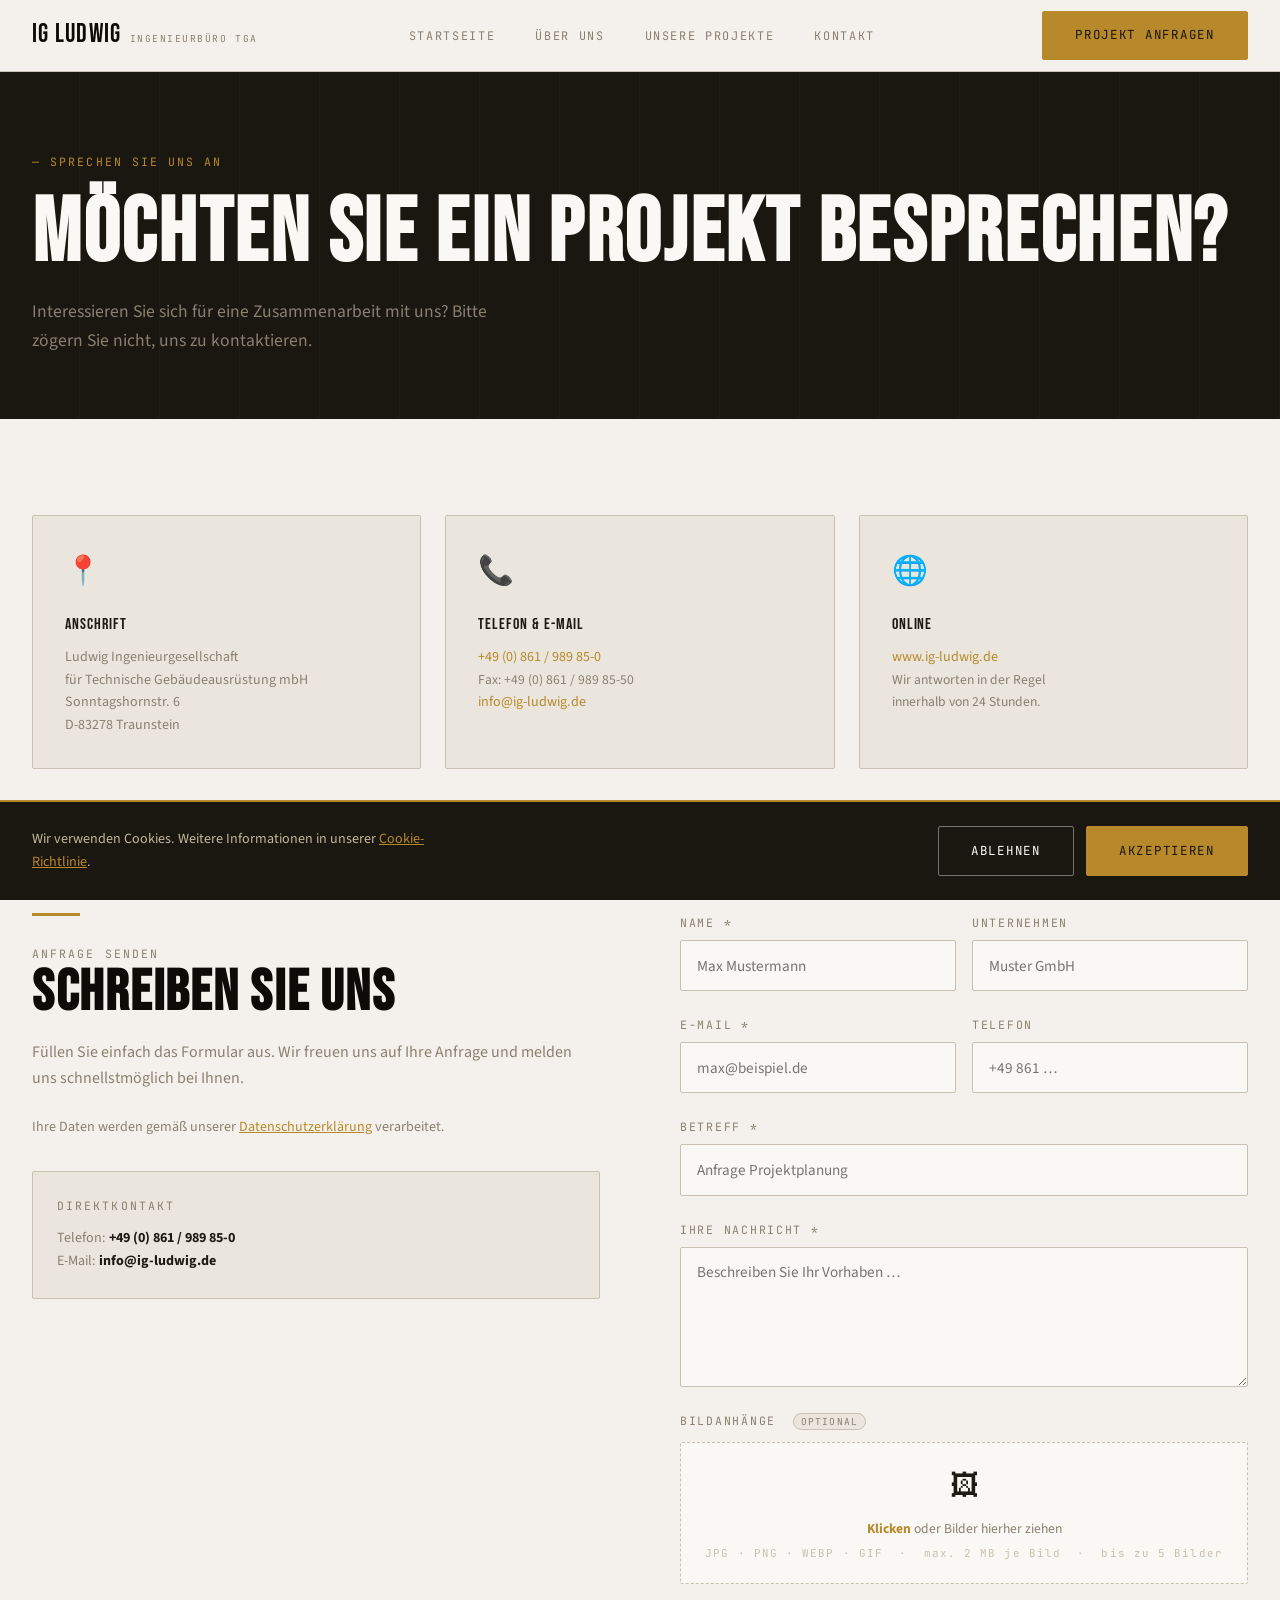
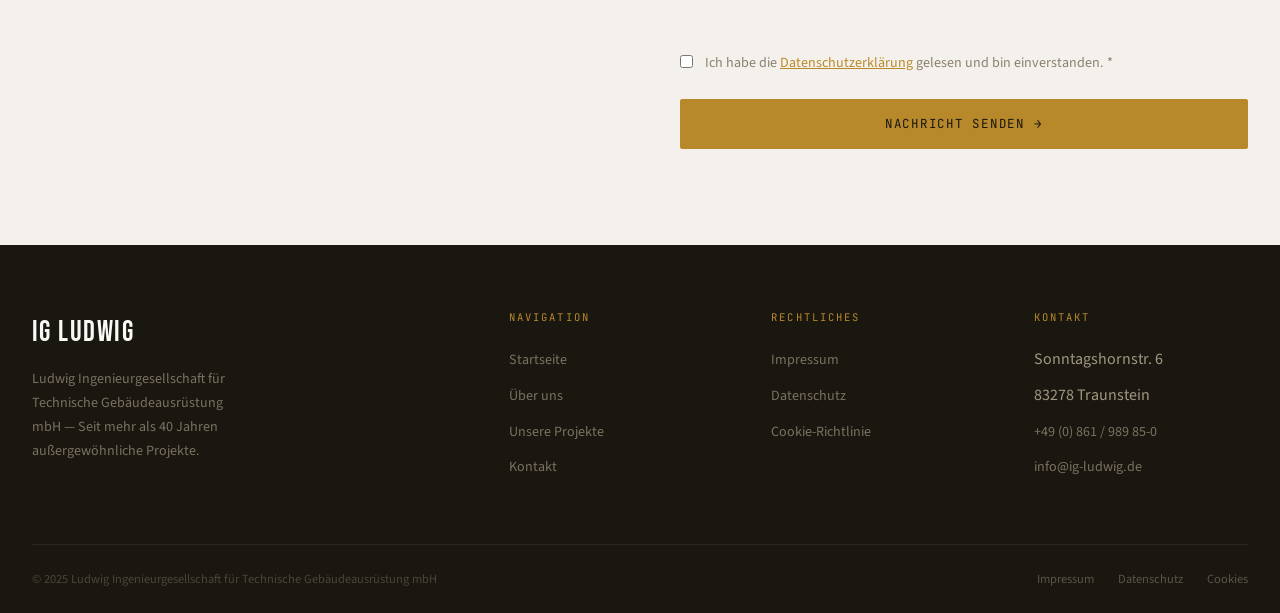
<file: kontakt.html>
<!DOCTYPE html>
<html lang="de">
<head>
  <meta charset="UTF-8">
  <meta name="viewport" content="width=device-width, initial-scale=1.0">
  <meta name="description" content="Kontaktieren Sie IG Ludwig – wir freuen uns auf Ihre Projektanfrage.">
  <title>Kontakt — IG Ludwig</title>
  <link rel="stylesheet" href="/static/css/main.css">
  <style>
    /* ── Datei-Upload Bereich ─────────────────────────────── */
    .anhang-section {
      margin-top: .25rem;
    }
    .anhang-drop-area {
      border: 1.5px dashed var(--col-border);
      border-radius: var(--radius);
      padding: 1.25rem 1rem;
      text-align: center;
      cursor: pointer;
      transition: border-color var(--transition), background var(--transition);
      background: var(--col-white);
      position: relative;
      user-select: none;
    }
    .anhang-drop-area:hover,
    .anhang-drop-area.drag-over {
      border-color: var(--col-accent);
      background: rgba(184,137,42,.04);
    }
    .anhang-drop-area input[type=file] {
      position: absolute;
      inset: 0;
      opacity: 0;
      cursor: pointer;
      width: 100%;
      height: 100%;
    }
    .anhang-drop-icon {
      font-size: 1.8rem;
      margin-bottom: .5rem;
      pointer-events: none;
    }
    .anhang-drop-text {
      font-size: .85rem;
      color: var(--col-muted);
      pointer-events: none;
    }
    .anhang-drop-text strong { color: var(--col-accent); }
    .anhang-drop-sub {
      font-family: var(--ff-mono);
      font-size: .68rem;
      letter-spacing: .1em;
      color: var(--col-border);
      margin-top: .3rem;
      pointer-events: none;
    }

    .anhang-counter {
      font-family: var(--ff-mono);
      font-size: .68rem;
      letter-spacing: .1em;
      color: var(--col-accent);
      margin-top: .4rem;
      min-height: 1em;
    }
    .anhang-error {
      font-size: .8rem;
      color: #c0392b;
      margin-top: .25rem;
      min-height: 1em;
    }

    /* Dateiliste */
    .anhang-list {
      display: flex;
      flex-direction: column;
      gap: .5rem;
      margin-top: .6rem;
    }
    .anhang-item {
      display: flex;
      align-items: center;
      gap: .75rem;
      background: var(--col-surface);
      border: 1px solid var(--col-border);
      border-radius: var(--radius);
      padding: .5rem .75rem;
    }
    .anhang-preview {
      width: 44px;
      height: 34px;
      object-fit: cover;
      border-radius: 2px;
      flex-shrink: 0;
      background: var(--col-border);
    }
    .anhang-info {
      flex: 1;
      min-width: 0;
      display: flex;
      flex-direction: column;
      gap: .1rem;
    }
    .anhang-name {
      font-size: .82rem;
      color: var(--col-text);
      overflow: hidden;
      text-overflow: ellipsis;
      white-space: nowrap;
    }
    .anhang-size {
      font-family: var(--ff-mono);
      font-size: .68rem;
      color: var(--col-muted);
    }
    .anhang-remove {
      background: none;
      border: none;
      color: var(--col-muted);
      cursor: pointer;
      font-size: .85rem;
      padding: .2rem .4rem;
      border-radius: 2px;
      transition: color var(--transition), background var(--transition);
      flex-shrink: 0;
    }
    .anhang-remove:hover {
      color: #c0392b;
      background: rgba(192,57,43,.08);
    }

    /* Optional-Badge */
    .optional-badge {
      font-family: var(--ff-mono);
      font-size: .6rem;
      letter-spacing: .12em;
      text-transform: uppercase;
      color: var(--col-muted);
      background: var(--col-surface);
      border: 1px solid var(--col-border);
      padding: 1px 7px;
      border-radius: 10px;
      vertical-align: middle;
      margin-left: .5rem;
    }
  </style>
</head>
<body>

<nav class="site-nav" role="navigation" aria-label="Hauptnavigation">
  <div class="container">
    <a href="/" class="nav-logo" aria-label="IG Ludwig – Startseite">
      <span class="nav-logo-mark">IG Ludwig</span>
      <span class="nav-logo-tag">Ingenieurbüro TGA</span>
    </a>
    <ul class="nav-links" role="list">
      <li><a href="/">Startseite</a></li>
      <li><a href="/ueber-uns">Über uns</a></li>
      <li><a href="/projekte">Unsere Projekte</a></li>
      <li><a href="/kontakt">Kontakt</a></li>
    </ul>
    <a href="/kontakt" class="btn btn--primary nav-cta">Projekt anfragen</a>
    <button class="nav-hamburger" aria-label="Menü öffnen" aria-expanded="false" aria-controls="mobile-menu">
      <span></span><span></span><span></span>
    </button>
  </div>
</nav>
<div class="mobile-menu" id="mobile-menu">
  <a href="/">Startseite</a>
  <a href="/ueber-uns">Über uns</a>
  <a href="/projekte">Unsere Projekte</a>
  <a href="/kontakt">Kontakt</a>
</div>

<main class="page-body">

  <div class="page-hero">
    <div class="container">
      <p class="label page-hero-label">— Sprechen Sie uns an</p>
      <h1>Möchten Sie ein Projekt besprechen?</h1>
      <p class="page-hero-sub">Interessieren Sie sich für eine Zusammenarbeit mit uns? Bitte zögern Sie nicht, uns zu kontaktieren.</p>
    </div>
  </div>

  <section class="section" style="padding-bottom:0;">
    <div class="container">
      <div class="contact-info-grid" data-reveal>
        <div class="contact-info-box">
          <div class="contact-info-icon">📍</div>
          <div class="contact-info-title">Anschrift</div>
          <div class="contact-info-text">
            Ludwig Ingenieurgesellschaft<br>
            für Technische Gebäudeausrüstung mbH<br>
            Sonntagshornstr. 6<br>
            D-83278 Traunstein
          </div>
        </div>
        <div class="contact-info-box">
          <div class="contact-info-icon">📞</div>
          <div class="contact-info-title">Telefon & E-Mail</div>
          <div class="contact-info-text">
            <a href="tel:+4986198985-0" style="color:var(--col-accent);">+49 (0) 861 / 989 85-0</a><br>
            <span style="color:var(--col-muted);font-size:.85rem;">Fax: +49 (0) 861 / 989 85-50</span><br>
            <a href="mailto:info@ig-ludwig.de" style="color:var(--col-accent);">info@ig-ludwig.de</a>
          </div>
        </div>
        <div class="contact-info-box">
          <div class="contact-info-icon">🌐</div>
          <div class="contact-info-title">Online</div>
          <div class="contact-info-text">
            <a href="https://ig-ludwig.de" target="_blank" rel="noopener" style="color:var(--col-accent);">www.ig-ludwig.de</a><br>
            <span style="font-size:.85rem;color:var(--col-muted);">Wir antworten in der Regel<br>innerhalb von 24 Stunden.</span>
          </div>
        </div>
      </div>
    </div>
  </section>

  <section class="section">
    <div class="container">
      <div class="grid-2" style="align-items:start;gap:5rem;">
        <div data-reveal>
          <span class="accent-line"></span>
          <p class="label">Anfrage senden</p>
          <h2 style="margin-bottom:1rem;">Schreiben Sie uns</h2>
          <p style="margin-bottom:1.5rem;color:var(--col-muted);">
            Füllen Sie einfach das Formular aus. Wir freuen uns auf Ihre Anfrage und melden uns schnellstmöglich bei Ihnen.
          </p>
          <p style="font-size:.88rem;color:var(--col-muted);">
            Ihre Daten werden gemäß unserer <a href="/datenschutz" style="color:var(--col-accent);text-decoration:underline;">Datenschutzerklärung</a> verarbeitet.
          </p>
          <div style="margin-top:2rem;padding:1.5rem;background:var(--col-surface);border:1px solid var(--col-border);border-radius:2px;">
            <p class="label" style="margin-bottom:.75rem;">Direktkontakt</p>
            <p style="font-size:.88rem;color:var(--col-muted);">
              Telefon: <strong><a href="tel:+4986198985-0" style="color:var(--col-text);">+49 (0) 861 / 989 85-0</a></strong><br>
              E-Mail: <strong><a href="mailto:info@ig-ludwig.de" style="color:var(--col-text);">info@ig-ludwig.de</a></strong>
            </p>
          </div>
        </div>

        <div data-reveal data-reveal-delay="120">
          <div id="form-success" class="form-success" role="alert">
            ✓ Vielen Dank für Ihre Nachricht! Wir melden uns schnellstmöglich bei Ihnen.
          </div>
          <form id="contact-form" novalidate aria-label="Kontaktformular" enctype="multipart/form-data">
            <div class="grid-2" style="gap:1rem;">
              <div class="form-group">
                <label class="form-label" for="name">Name *</label>
                <input type="text" id="name" name="name" class="form-input" required autocomplete="name" placeholder="Max Mustermann">
              </div>
              <div class="form-group">
                <label class="form-label" for="unternehmen">Unternehmen</label>
                <input type="text" id="unternehmen" name="unternehmen" class="form-input" autocomplete="organization" placeholder="Muster GmbH">
              </div>
            </div>
            <div class="grid-2" style="gap:1rem;">
              <div class="form-group">
                <label class="form-label" for="email">E-Mail *</label>
                <input type="email" id="email" name="email" class="form-input" required autocomplete="email" placeholder="max@beispiel.de">
              </div>
              <div class="form-group">
                <label class="form-label" for="telefon">Telefon</label>
                <input type="tel" id="telefon" name="telefon" class="form-input" autocomplete="tel" placeholder="+49 861 …">
              </div>
            </div>
            <div class="form-group">
              <label class="form-label" for="betreff">Betreff *</label>
              <input type="text" id="betreff" name="betreff" class="form-input" required placeholder="Anfrage Projektplanung">
            </div>
            <div class="form-group">
              <label class="form-label" for="nachricht">Ihre Nachricht *</label>
              <textarea id="nachricht" name="nachricht" class="form-textarea" required placeholder="Beschreiben Sie Ihr Vorhaben …" rows="5"></textarea>
            </div>

            <!-- ── Bild-Upload (optional) ─────────────────── -->
            <div class="form-group">
              <label class="form-label">
                Bildanhänge
                <span class="optional-badge">optional</span>
              </label>
              <div class="anhang-section">
                <!-- Verstecktes File-Input -->
                <input type="file" id="anhang-input" name="anhang" multiple
                       accept="image/jpeg,image/png,image/gif,image/webp,image/bmp"
                       style="display:none;">

                <!-- Drop-Bereich -->
                <div class="anhang-drop-area" id="anhang-drop-area">
                  <div class="anhang-drop-icon">🖼</div>
                  <div class="anhang-drop-text" id="anhang-drop-hint">
                    <strong>Klicken</strong> oder Bilder hierher ziehen
                  </div>
                  <div class="anhang-drop-sub">JPG · PNG · WEBP · GIF &nbsp;·&nbsp; max. 2 MB je Bild &nbsp;·&nbsp; bis zu 5 Bilder</div>
                </div>

                <div class="anhang-counter" id="anhang-counter"></div>
                <div class="anhang-error" id="anhang-error"></div>
                <div class="anhang-list" id="anhang-list"></div>
              </div>
            </div>
            <!-- ────────────────────────────────────────────── -->

            <div class="form-group" style="flex-direction:row;align-items:flex-start;gap:.75rem;">
              <input type="checkbox" id="datenschutz" name="datenschutz" required style="margin-top:3px;accent-color:var(--col-accent);flex-shrink:0;">
              <label for="datenschutz" style="font-size:.88rem;color:var(--col-muted);cursor:pointer;">
                Ich habe die <a href="/datenschutz" style="color:var(--col-accent);text-decoration:underline;" target="_blank">Datenschutzerklärung</a> gelesen und bin einverstanden. *
              </label>
            </div>
            <button type="submit" class="btn btn--primary" style="width:100%;justify-content:center;">
              Nachricht senden <span class="arrow">→</span>
            </button>
          </form>
        </div>
      </div>
    </div>
  </section>

</main>

<footer class="site-footer">
  <div class="container">
    <div class="footer-inner">
      <div>
        <div class="footer-brand-name">IG Ludwig</div>
        <p class="footer-desc">Ludwig Ingenieurgesellschaft für Technische Gebäudeausrüstung mbH — Seit mehr als 40 Jahren außergewöhnliche Projekte.</p>
      </div>
      <div>
        <div class="footer-col-title">Navigation</div>
        <ul class="footer-links">
          <li><a href="/">Startseite</a></li>
          <li><a href="/ueber-uns">Über uns</a></li>
          <li><a href="/projekte">Unsere Projekte</a></li>
          <li><a href="/kontakt">Kontakt</a></li>
        </ul>
      </div>
      <div>
        <div class="footer-col-title">Rechtliches</div>
        <ul class="footer-links">
          <li><a href="/impressum">Impressum</a></li>
          <li><a href="/datenschutz">Datenschutz</a></li>
          <li><a href="/cookies">Cookie-Richtlinie</a></li>
        </ul>
      </div>
      <div>
        <div class="footer-col-title">Kontakt</div>
        <ul class="footer-links">
          <li>Sonntagshornstr. 6</li>
          <li>83278 Traunstein</li>
          <li><a href="tel:+4986198985-0">+49 (0) 861 / 989 85-0</a></li>
          <li><a href="mailto:info@ig-ludwig.de">info@ig-ludwig.de</a></li>
        </ul>
      </div>
    </div>
    <div class="footer-bottom">
      <span>© 2025 Ludwig Ingenieurgesellschaft für Technische Gebäudeausrüstung mbH</span>
      <div style="display:flex;gap:1.5rem;">
        <a href="/impressum">Impressum</a>
        <a href="/datenschutz">Datenschutz</a>
        <a href="/cookies">Cookies</a>
      </div>
    </div>
  </div>
</footer>

<div class="cookie-banner" role="dialog" aria-live="polite">
  <p class="cookie-banner-text">Wir verwenden Cookies. Weitere Informationen in unserer <a href="/cookies">Cookie-Richtlinie</a>.</p>
  <div class="cookie-actions">
    <button class="btn btn--outline-light" data-cookie-decline>Ablehnen</button>
    <button class="btn btn--primary" data-cookie-accept>Akzeptieren</button>
  </div>
</div>

<script src="/static/js/main.js"></script>
<script src="/static/js/kontakt.js"></script>
</body>
</html>
</file>
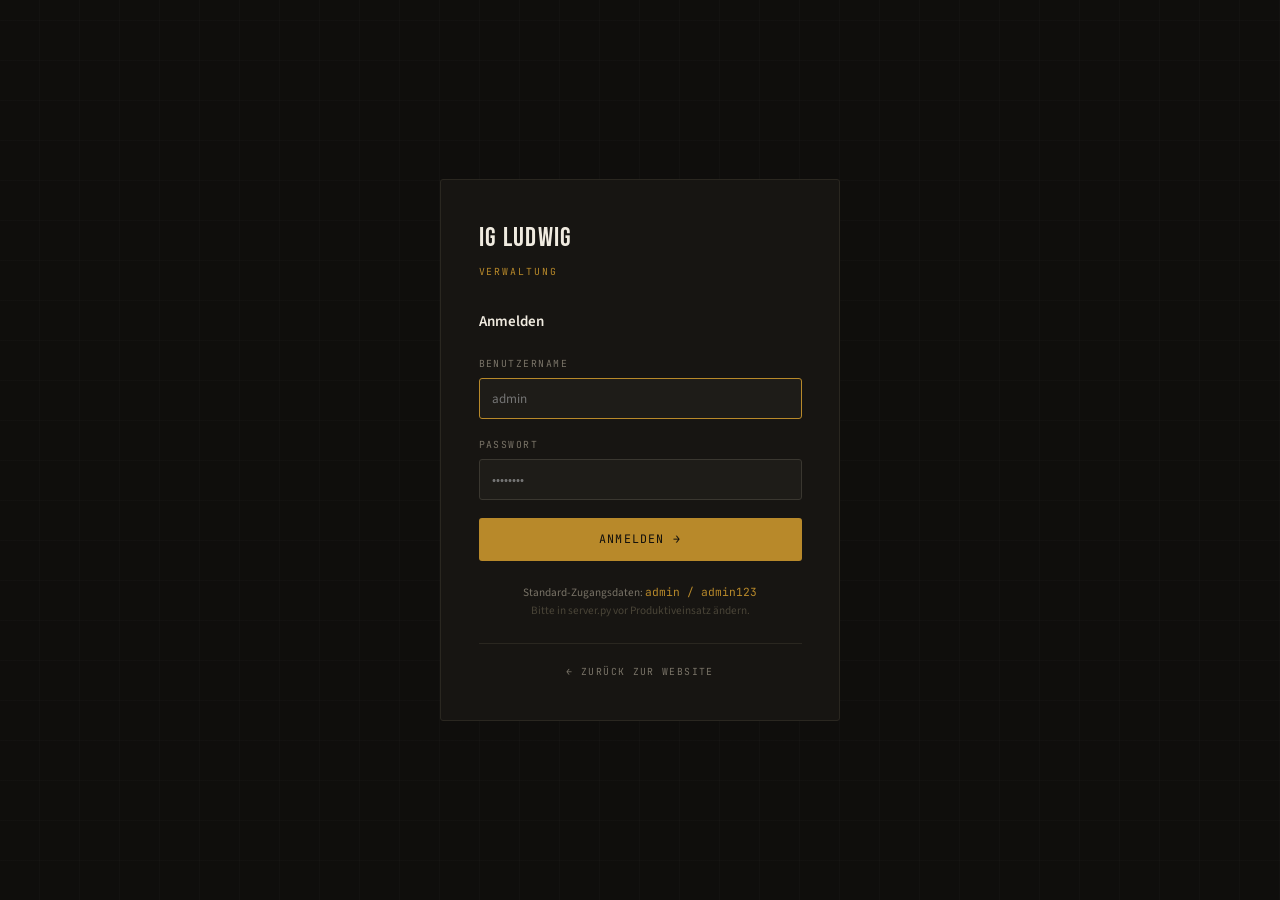
<file: admin/login.html>
<!DOCTYPE html>
<html lang="de">
<head>
  <meta charset="UTF-8">
  <meta name="viewport" content="width=device-width, initial-scale=1.0">
  <meta name="robots" content="noindex, nofollow">
  <title>Admin Login — IG Ludwig</title>
  <link rel="stylesheet" href="/static/css/admin.css">
</head>
<body>

<main class="login-page">
  <div class="login-card">
    <div class="login-logo">IG Ludwig</div>
    <div class="login-subtitle">Verwaltung</div>
    <p class="login-title">Anmelden</p>

    <div class="login-error" id="login-error" role="alert"></div>

    <form id="login-form" novalidate>
      <div class="form-group">
        <label class="form-label" for="username">Benutzername</label>
        <input type="text" id="username" name="username" class="form-input"
               autocomplete="username" required autofocus placeholder="admin">
      </div>
      <div class="form-group">
        <label class="form-label" for="password">Passwort</label>
        <input type="password" id="password" name="password" class="form-input"
               autocomplete="current-password" required placeholder="••••••••">
      </div>
      <button type="submit" class="btn btn--primary" style="width:100%;justify-content:center;padding:.75rem 1rem;font-size:.78rem;">
        Anmelden →
      </button>
    </form>

    <p style="margin-top:1.5rem;font-size:.75rem;color:var(--a-text-dim);text-align:center;">
      Standard-Zugangsdaten: <code style="font-family:var(--a-ff-mono);color:var(--a-accent);">admin / admin123</code><br>
      <span style="color:#4a4538;">Bitte in server.py vor Produktiveinsatz ändern.</span>
    </p>

    <div style="margin-top:1.5rem;padding-top:1rem;border-top:1px solid var(--a-border);text-align:center;">
      <a href="/" style="font-family:var(--a-ff-mono);font-size:.65rem;letter-spacing:.14em;text-transform:uppercase;color:var(--a-text-dim);transition:.18s;" onmouseover="this.style.color='var(--a-accent)'" onmouseout="this.style.color='var(--a-text-dim)'">
        ← Zurück zur Website
      </a>
    </div>
  </div>
</main>

<script src="/static/js/admin.js"></script>
<script>
  // Weiterleitung wenn bereits eingeloggt
  if (getToken()) window.location.href = '/admin/';

  // Session-expired Hinweis
  if (new URLSearchParams(location.search).get('session') === 'expired') {
    const err = document.getElementById('login-error');
    err.textContent = 'Ihre Sitzung ist abgelaufen. Bitte erneut anmelden.';
    err.classList.add('visible');
  }

  document.getElementById('login-form').addEventListener('submit', async (e) => {
    e.preventDefault();
    const btn = e.target.querySelector('[type="submit"]');
    const errEl = document.getElementById('login-error');
    errEl.classList.remove('visible');
    btn.textContent = 'Anmelden …';
    btn.disabled = true;

    const username = document.getElementById('username').value.trim();
    const password = document.getElementById('password').value;

    try {
      const res = await fetch('/api/admin/login', {
        method: 'POST',
        headers: { 'Content-Type': 'application/json' },
        body: JSON.stringify({ username, password })
      });
      const data = await res.json();

      if (res.ok && data.token) {
        setToken(data.token);
        window.location.href = '/admin/';
      } else {
        errEl.textContent = data.error || 'Anmeldung fehlgeschlagen.';
        errEl.classList.add('visible');
        btn.textContent = 'Anmelden →';
        btn.disabled = false;
      }
    } catch (err) {
      errEl.textContent = 'Verbindungsfehler. Bitte erneut versuchen.';
      errEl.classList.add('visible');
      btn.textContent = 'Anmelden →';
      btn.disabled = false;
    }
  });
</script>
</body>
</html>
</file>
<file: static/css/main.css>
/* ============================================================
   SCHREIBER & PARTNER INGENIEURE — Zentrale Styles
   ============================================================ */

@import url('https://fonts.googleapis.com/css2?family=Bebas+Neue&family=Libre+Baskerville:ital,wght@0,400;0,700;1,400&family=JetBrains+Mono:wght@400;500&family=Source+Sans+3:wght@300;400;600;700&display=swap');

/* ── CSS Variables ─────────────────────────────────────────── */
:root {
  --col-bg:         #f4f1ec;
  --col-surface:    #eae6de;
  --col-border:     #c8c0b0;
  --col-muted:      #8a8070;
  --col-text:       #1e1a14;
  --col-heading:    #0d0b08;
  --col-accent:     #b8892a;
  --col-accent-dim: #d4a94a;
  --col-dark:       #1a1710;
  --col-dark-2:     #2a2720;
  --col-white:      #faf8f4;

  --ff-display:   'Bebas Neue', sans-serif;
  --ff-serif:     'Libre Baskerville', Georgia, serif;
  --ff-body:      'Source Sans 3', sans-serif;
  --ff-mono:      'JetBrains Mono', monospace;

  --nav-h:        72px;
  --max-w:        1280px;
  --radius:       2px;
  --transition:   0.22s ease;
}

/* ── Reset ─────────────────────────────────────────────────── */
*, *::before, *::after { box-sizing: border-box; margin: 0; padding: 0; }
html { scroll-behavior: smooth; font-size: 16px; }
body {
  font-family: var(--ff-body);
  background: var(--col-bg);
  color: var(--col-text);
  line-height: 1.65;
  min-height: 100vh;
  display: flex;
  flex-direction: column;
}
img { display: block; max-width: 100%; height: auto; }
a { color: inherit; text-decoration: none; }
ul { list-style: none; }
button { cursor: pointer; border: none; background: none; font: inherit; }

/* ── Typography ─────────────────────────────────────────────── */
h1, h2, h3, h4 { font-family: var(--ff-display); letter-spacing: 0.03em; line-height: 1.05; color: var(--col-heading); }
h1 { font-size: clamp(2.8rem, 7vw, 6rem); }
h2 { font-size: clamp(2rem, 4.5vw, 3.6rem); }
h3 { font-size: clamp(1.4rem, 3vw, 2.2rem); }
h4 { font-size: 1.2rem; letter-spacing: 0.08em; }

p { font-size: 1rem; color: var(--col-text); max-width: 70ch; }

.label {
  font-family: var(--ff-mono);
  font-size: 0.72rem;
  letter-spacing: 0.18em;
  text-transform: uppercase;
  color: var(--col-muted);
}

.accent-line {
  display: inline-block;
  width: 48px;
  height: 3px;
  background: var(--col-accent);
  margin-bottom: 1.2rem;
}

/* ── Layout helpers ─────────────────────────────────────────── */
.container {
  width: 100%;
  max-width: var(--max-w);
  margin-inline: auto;
  padding-inline: 2rem;
}
.section { padding-block: 6rem; }
.section--dark {
  background: var(--col-dark);
  color: var(--col-white);
}
.section--dark h1,
.section--dark h2,
.section--dark h3,
.section--dark h4 { color: var(--col-white); }
.section--dark p { color: #c0b89a; }
.section--surface { background: var(--col-surface); }

.grid-2 { display: grid; grid-template-columns: 1fr 1fr; gap: 3rem; }
.grid-3 { display: grid; grid-template-columns: repeat(3, 1fr); gap: 2rem; }

/* ── Buttons ─────────────────────────────────────────────────── */
.btn {
  display: inline-flex;
  align-items: center;
  gap: 0.6rem;
  padding: 0.85rem 2rem;
  font-family: var(--ff-mono);
  font-size: 0.78rem;
  letter-spacing: 0.14em;
  text-transform: uppercase;
  border: 1.5px solid currentColor;
  transition: var(--transition);
  border-radius: var(--radius);
}
.btn--primary {
  background: var(--col-accent);
  color: var(--col-dark);
  border-color: var(--col-accent);
}
.btn--primary:hover { background: var(--col-accent-dim); border-color: var(--col-accent-dim); }
.btn--outline { color: var(--col-text); border-color: var(--col-border); }
.btn--outline:hover { border-color: var(--col-accent); color: var(--col-accent); }
.btn--outline-light { color: var(--col-white); border-color: rgba(255,255,255,0.4); }
.btn--outline-light:hover { border-color: var(--col-accent); color: var(--col-accent); }
.btn .arrow { transition: transform var(--transition); }
.btn:hover .arrow { transform: translateX(5px); }

/* ── Navigation ─────────────────────────────────────────────── */
.site-nav {
  position: fixed;
  top: 0; left: 0; right: 0;
  z-index: 900;
  height: var(--nav-h);
  background: rgba(244, 241, 236, 0.92);
  backdrop-filter: blur(12px);
  border-bottom: 1px solid var(--col-border);
  display: flex;
  align-items: center;
}
.site-nav .container {
  display: flex;
  align-items: center;
  justify-content: space-between;
}
.nav-logo {
  display: flex;
  align-items: baseline;
  gap: 0.5rem;
}
.nav-logo-mark {
  font-family: var(--ff-display);
  font-size: 1.6rem;
  color: var(--col-heading);
  letter-spacing: 0.05em;
}
.nav-logo-tag {
  font-family: var(--ff-mono);
  font-size: 0.6rem;
  letter-spacing: 0.16em;
  color: var(--col-muted);
  text-transform: uppercase;
}
.nav-links {
  display: flex;
  align-items: center;
  gap: 2.5rem;
}
.nav-links a {
  font-family: var(--ff-mono);
  font-size: 0.74rem;
  letter-spacing: 0.14em;
  text-transform: uppercase;
  color: var(--col-muted);
  transition: color var(--transition);
  position: relative;
}
.nav-links a::after {
  content: '';
  position: absolute;
  bottom: -4px; left: 0; right: 0;
  height: 2px;
  background: var(--col-accent);
  transform: scaleX(0);
  transform-origin: left;
  transition: transform var(--transition);
}
.nav-links a:hover,
.nav-links a.active { color: var(--col-text); }
.nav-links a:hover::after,
.nav-links a.active::after { transform: scaleX(1); }
.nav-links a.active { color: var(--col-accent); }
.nav-cta { margin-left: 1rem; }

.nav-hamburger {
  display: none;
  flex-direction: column;
  gap: 5px;
  padding: 6px;
}
.nav-hamburger span {
  display: block;
  width: 24px;
  height: 2px;
  background: var(--col-text);
  transition: var(--transition);
}
.mobile-menu {
  display: none;
  position: fixed;
  top: var(--nav-h); left: 0; right: 0;
  background: var(--col-bg);
  border-bottom: 1px solid var(--col-border);
  padding: 2rem;
  flex-direction: column;
  gap: 1.5rem;
  z-index: 899;
}
.mobile-menu.open { display: flex; }
.mobile-menu a {
  font-family: var(--ff-mono);
  font-size: 0.82rem;
  letter-spacing: 0.14em;
  text-transform: uppercase;
  color: var(--col-text);
  border-bottom: 1px solid var(--col-border);
  padding-bottom: 1rem;
}

/* ── Footer ─────────────────────────────────────────────────── */
.site-footer {
  background: var(--col-dark);
  color: #a09880;
  margin-top: auto;
}
.footer-inner {
  display: grid;
  grid-template-columns: 2fr 1fr 1fr 1fr;
  gap: 3rem;
  padding-block: 4rem;
}
.footer-brand-name {
  font-family: var(--ff-display);
  font-size: 1.8rem;
  color: var(--col-white);
  letter-spacing: 0.05em;
  margin-bottom: 0.75rem;
}
.footer-desc {
  font-size: 0.88rem;
  line-height: 1.7;
  color: #7a7260;
  max-width: 28ch;
}
.footer-col-title {
  font-family: var(--ff-mono);
  font-size: 0.66rem;
  letter-spacing: 0.2em;
  text-transform: uppercase;
  color: var(--col-accent);
  margin-bottom: 1.2rem;
}
.footer-links { display: flex; flex-direction: column; gap: 0.6rem; }
.footer-links a {
  font-size: 0.88rem;
  color: #7a7260;
  transition: color var(--transition);
}
.footer-links a:hover { color: var(--col-white); }
.footer-bottom {
  border-top: 1px solid #2a2720;
  padding-block: 1.5rem;
  display: flex;
  justify-content: space-between;
  align-items: center;
  font-size: 0.78rem;
  color: #4a4538;
}
.footer-bottom a { color: #5a5448; transition: color var(--transition); }
.footer-bottom a:hover { color: var(--col-accent); }

/* ── Cookie Banner ───────────────────────────────────────────── */
.cookie-banner {
  position: fixed;
  bottom: 0; left: 0; right: 0;
  z-index: 9999;
  background: var(--col-dark);
  border-top: 2px solid var(--col-accent);
  padding: 1.5rem 2rem;
  display: flex;
  align-items: center;
  justify-content: space-between;
  gap: 2rem;
  transform: translateY(100%);
  transition: transform 0.4s cubic-bezier(0.16, 1, 0.3, 1);
}
.cookie-banner.visible { transform: translateY(0); }
.cookie-banner-text { font-size: 0.88rem; color: #c0b89a; max-width: 60ch; }
.cookie-banner-text a { color: var(--col-accent); text-decoration: underline; }
.cookie-actions { display: flex; gap: 0.75rem; flex-shrink: 0; }

/* ── Page top spacer ─────────────────────────────────────────── */
.page-body { padding-top: var(--nav-h); flex: 1; }

/* ── Page Hero (inner pages) ─────────────────────────────────── */
.page-hero {
  background: var(--col-dark);
  padding-block: 5rem 4rem;
  position: relative;
  overflow: hidden;
}
.page-hero::before {
  content: '';
  position: absolute;
  inset: 0;
  background: repeating-linear-gradient(
    90deg,
    transparent,
    transparent 79px,
    rgba(255,255,255,0.025) 79px,
    rgba(255,255,255,0.025) 80px
  );
}
.page-hero .container { position: relative; }
.page-hero-label { margin-bottom: 1rem; color: var(--col-accent); }
.page-hero h1 { color: var(--col-white); margin-bottom: 1rem; }
.page-hero-sub { color: #8a8070; font-size: 1.1rem; max-width: 55ch; }

/* ── Forms ─────────────────────────────────────────────────────── */
.form-group { display: flex; flex-direction: column; gap: 0.5rem; margin-bottom: 1.5rem; }
.form-label {
  font-family: var(--ff-mono);
  font-size: 0.72rem;
  letter-spacing: 0.15em;
  text-transform: uppercase;
  color: var(--col-muted);
}
.form-input,
.form-textarea,
.form-select {
  width: 100%;
  padding: 0.85rem 1rem;
  font-family: var(--ff-body);
  font-size: 0.95rem;
  color: var(--col-text);
  background: var(--col-white);
  border: 1.5px solid var(--col-border);
  border-radius: var(--radius);
  transition: border-color var(--transition), box-shadow var(--transition);
  outline: none;
}
.form-input:focus,
.form-textarea:focus,
.form-select:focus {
  border-color: var(--col-accent);
  box-shadow: 0 0 0 3px rgba(184, 137, 42, 0.15);
}
.form-textarea { resize: vertical; min-height: 140px; }
.form-input.error,
.form-textarea.error { border-color: #c0392b; }
.form-error-msg { font-size: 0.8rem; color: #c0392b; margin-top: 0.25rem; }
.form-success {
  padding: 1.5rem;
  background: #e8f4e8;
  border: 1px solid #4caf50;
  border-radius: var(--radius);
  font-size: 0.92rem;
  color: #2e7d32;
  display: none;
}
.form-success.visible { display: block; }

/* ── Project cards ─────────────────────────────────────────────── */
.projects-grid {
  display: grid;
  grid-template-columns: repeat(auto-fill, minmax(340px, 1fr));
  gap: 2rem;
}
.project-card {
  background: var(--col-white);
  border: 1px solid var(--col-border);
  border-radius: var(--radius);
  overflow: hidden;
  display: flex;
  flex-direction: column;
  transition: box-shadow var(--transition), transform var(--transition);
}
.project-card:hover { box-shadow: 0 16px 48px rgba(0,0,0,0.12); transform: translateY(-4px); }

/* Skeleton loading */
.skeleton {
  background: linear-gradient(90deg, var(--col-surface) 25%, var(--col-border) 50%, var(--col-surface) 75%);
  background-size: 200% 100%;
  animation: shimmer 1.4s infinite;
  border-radius: var(--radius);
}
@keyframes shimmer { 0% { background-position: 200% 0; } 100% { background-position: -200% 0; } }
.skeleton-img { width: 100%; height: 220px; }
.skeleton-body { padding: 1.5rem; display: flex; flex-direction: column; gap: 0.75rem; }
.skeleton-line { height: 14px; border-radius: 3px; }
.skeleton-line--title { height: 22px; width: 70%; }
.skeleton-line--short { width: 40%; }

.card-img-wrap { position: relative; overflow: hidden; height: 220px; }
.card-img-wrap img { width: 100%; height: 100%; object-fit: cover; transition: transform 0.4s ease; }
.project-card:hover .card-img-wrap img { transform: scale(1.06); }
.card-img-count {
  position: absolute;
  bottom: 10px; right: 10px;
  background: rgba(0,0,0,0.6);
  color: #fff;
  font-family: var(--ff-mono);
  font-size: 0.68rem;
  letter-spacing: 0.1em;
  padding: 3px 8px;
  border-radius: 2px;
}
.card-body { padding: 1.5rem; flex: 1; display: flex; flex-direction: column; }
.card-title { font-size: 1.4rem; margin-bottom: 0.75rem; }
.card-desc { font-size: 0.92rem; color: var(--col-muted); line-height: 1.6; flex: 1; }
.card-footer {
  display: flex;
  align-items: center;
  justify-content: space-between;
  margin-top: 1.25rem;
  padding-top: 1rem;
  border-top: 1px solid var(--col-border);
}
.card-tag {
  font-family: var(--ff-mono);
  font-size: 0.65rem;
  letter-spacing: 0.12em;
  text-transform: uppercase;
  color: var(--col-accent);
  background: rgba(184,137,42,0.08);
  padding: 3px 8px;
  border-radius: 2px;
}
.card-link {
  font-family: var(--ff-mono);
  font-size: 0.7rem;
  letter-spacing: 0.1em;
  text-transform: uppercase;
  color: var(--col-muted);
  transition: color var(--transition);
}
.card-link:hover { color: var(--col-accent); }

/* Error state */
.load-error {
  grid-column: 1 / -1;
  text-align: center;
  padding: 4rem 2rem;
  color: var(--col-muted);
}
.load-error .error-icon { font-size: 2.5rem; margin-bottom: 1rem; }

/* ── Modal (project detail) ─────────────────────────────────── */
.modal-overlay {
  position: fixed;
  inset: 0;
  background: rgba(10,8,4,0.85);
  z-index: 9990;
  display: flex;
  align-items: center;
  justify-content: center;
  padding: 2rem;
  opacity: 0;
  pointer-events: none;
  transition: opacity 0.25s;
}
.modal-overlay.open { opacity: 1; pointer-events: all; }
.modal {
  background: var(--col-white);
  width: 100%;
  max-width: 820px;
  max-height: 90vh;
  overflow-y: auto;
  border-radius: 2px;
  position: relative;
  transform: translateY(20px);
  transition: transform 0.25s;
}
.modal-overlay.open .modal { transform: translateY(0); }
.modal-close {
  position: sticky;
  top: 0;
  display: flex;
  justify-content: flex-end;
  padding: 1rem;
  background: var(--col-white);
  z-index: 1;
}
.modal-close-btn {
  font-family: var(--ff-mono);
  font-size: 0.72rem;
  letter-spacing: 0.14em;
  text-transform: uppercase;
  color: var(--col-muted);
  display: flex;
  align-items: center;
  gap: 0.4rem;
  transition: color var(--transition);
}
.modal-close-btn:hover { color: var(--col-text); }
.modal-content { padding: 0 2.5rem 2.5rem; }
.modal-gallery {
  display: grid;
  grid-template-columns: repeat(auto-fill, minmax(220px, 1fr));
  gap: 0.75rem;
  margin-bottom: 2rem;
}
.modal-gallery img { width: 100%; height: 160px; object-fit: cover; border-radius: 1px; }
.modal-title { font-size: 2rem; margin-bottom: 1rem; }
.modal-desc { font-size: 0.95rem; line-height: 1.7; }

/* ── Accordion (FAQ / Impressum) ────────────────────────────── */
.accordion-item { border-top: 1px solid var(--col-border); }
.accordion-item:last-child { border-bottom: 1px solid var(--col-border); }
.accordion-trigger {
  width: 100%;
  display: flex;
  justify-content: space-between;
  align-items: center;
  padding: 1.25rem 0;
  font-family: var(--ff-body);
  font-size: 1rem;
  font-weight: 600;
  color: var(--col-text);
  background: none;
  border: none;
  cursor: pointer;
  text-align: left;
  transition: color var(--transition);
}
.accordion-trigger:hover { color: var(--col-accent); }
.accordion-icon { transition: transform 0.25s; font-size: 1.2rem; }
.accordion-trigger[aria-expanded="true"] .accordion-icon { transform: rotate(45deg); }
.accordion-body { overflow: hidden; max-height: 0; transition: max-height 0.35s ease; }
.accordion-body-inner { padding-bottom: 1.5rem; font-size: 0.95rem; color: var(--col-muted); line-height: 1.7; }

/* ── Stats strip ─────────────────────────────────────────────── */
.stats-strip {
  background: var(--col-dark-2);
  padding-block: 3rem;
  display: flex;
  align-items: center;
}
.stats-grid {
  display: grid;
  grid-template-columns: repeat(4, 1fr);
  gap: 2rem;
  text-align: center;
}
.stat-number {
  font-family: var(--ff-display);
  font-size: 3rem;
  color: var(--col-accent);
  line-height: 1;
  margin-bottom: 0.3rem;
}
.stat-label {
  font-family: var(--ff-mono);
  font-size: 0.68rem;
  letter-spacing: 0.18em;
  text-transform: uppercase;
  color: #5a5448;
}

/* ── Team cards ──────────────────────────────────────────────── */
.team-grid { display: grid; grid-template-columns: repeat(auto-fill, minmax(240px, 1fr)); gap: 2.5rem; }
.team-card { text-align: center; }
.team-avatar {
  width: 120px;
  height: 120px;
  border-radius: 50%;
  object-fit: cover;
  margin-inline: auto;
  margin-bottom: 1.2rem;
  border: 3px solid var(--col-border);
}
.team-name { font-size: 1.3rem; margin-bottom: 0.3rem; }
.team-role { font-family: var(--ff-mono); font-size: 0.72rem; letter-spacing: 0.14em; text-transform: uppercase; color: var(--col-accent); }

/* ── Contact info boxes ──────────────────────────────────────── */
.contact-info-grid { display: grid; grid-template-columns: repeat(3,1fr); gap: 1.5rem; margin-bottom: 3rem; }
.contact-info-box {
  background: var(--col-surface);
  border: 1px solid var(--col-border);
  padding: 2rem;
  border-radius: var(--radius);
}
.contact-info-icon { font-size: 1.8rem; margin-bottom: 1rem; }
.contact-info-title { font-size: 1rem; font-family: var(--ff-display); letter-spacing: 0.06em; margin-bottom: 0.5rem; }
.contact-info-text { font-size: 0.88rem; color: var(--col-muted); line-height: 1.6; }

/* ── Datenschutz / Impressum prose ──────────────────────────── */
.prose { max-width: 72ch; margin-inline: auto; }
.prose h2 { font-size: 1.8rem; margin-top: 3rem; margin-bottom: 1rem; }
.prose h3 { font-size: 1.2rem; margin-top: 2rem; margin-bottom: 0.75rem; font-family: var(--ff-body); font-weight: 700; color: var(--col-heading); }
.prose p { margin-bottom: 1rem; font-size: 0.95rem; }
.prose ul { padding-left: 1.5rem; list-style: disc; margin-bottom: 1rem; }
.prose ul li { font-size: 0.95rem; color: var(--col-muted); margin-bottom: 0.35rem; }
.prose a { color: var(--col-accent); text-decoration: underline; }

/* ── Error pages ─────────────────────────────────────────────── */
.error-page {
  display: flex;
  flex-direction: column;
  align-items: center;
  justify-content: center;
  text-align: center;
  padding: 8rem 2rem;
  min-height: 70vh;
}
.error-code {
  font-family: var(--ff-display);
  font-size: 9rem;
  line-height: 1;
  color: var(--col-border);
  margin-bottom: 1rem;
}
.error-page h2 { font-size: 2rem; margin-bottom: 1rem; }
.error-page p { color: var(--col-muted); margin-bottom: 2rem; }

/* ── Animations ──────────────────────────────────────────────── */
[data-reveal] {
  opacity: 0;
  transform: translateY(28px);
  transition: opacity 0.6s ease, transform 0.6s ease;
}
[data-reveal].revealed { opacity: 1; transform: none; }

/* ── Responsive ──────────────────────────────────────────────── */
@media (max-width: 1024px) {
  .grid-3 { grid-template-columns: 1fr 1fr; }
  .footer-inner { grid-template-columns: 1fr 1fr; }
  .stats-grid { grid-template-columns: repeat(2, 1fr); }
  .contact-info-grid { grid-template-columns: 1fr; }
}
@media (max-width: 768px) {
  .nav-links, .nav-cta { display: none; }
  .nav-hamburger { display: flex; }
  .grid-2, .grid-3 { grid-template-columns: 1fr; }
  .footer-inner { grid-template-columns: 1fr; gap: 2rem; }
  .stats-grid { grid-template-columns: 1fr 1fr; }
  .cookie-banner { flex-direction: column; align-items: flex-start; }
  .section { padding-block: 4rem; }
}
@media (max-width: 480px) {
  :root { --nav-h: 60px; }
  .stats-grid { grid-template-columns: 1fr; }
}
</file>
<file: static/css/admin.css>
/* ============================================================
   S&P INGENIEURE — Admin Panel CSS
   Eigenes Design-System: Dunkel, präzise, funktional
   ============================================================ */

@import url('https://fonts.googleapis.com/css2?family=Bebas+Neue&family=JetBrains+Mono:wght@400;500;600&family=Source+Sans+3:wght@300;400;600;700&display=swap');

:root {
  /* Farben */
  --a-bg:         #0f0e0c;
  --a-surface:    #171512;
  --a-surface-2:  #1e1c18;
  --a-border:     #2a2720;
  --a-border-2:   #3a3730;
  --a-text:       #d4cfc4;
  --a-text-dim:   #7a7468;
  --a-heading:    #f0ebe0;
  --a-accent:     #b8892a;
  --a-accent-dim: #8a6420;
  --a-green:      #4ade80;
  --a-red:        #f87171;
  --a-yellow:     #fbbf24;
  --a-blue:       #60a5fa;

  /* Typo */
  --a-ff-display: 'Bebas Neue', sans-serif;
  --a-ff-body:    'Source Sans 3', sans-serif;
  --a-ff-mono:    'JetBrains Mono', monospace;

  /* Layout */
  --sidebar-w: 240px;
  --topbar-h:  56px;
  --radius:    3px;
  --trans:     0.18s ease;
}

*, *::before, *::after { box-sizing: border-box; margin: 0; padding: 0; }
html { font-size: 15px; }
body {
  font-family: var(--a-ff-body);
  background: var(--a-bg);
  color: var(--a-text);
  line-height: 1.6;
  min-height: 100vh;
}
img { display: block; max-width: 100%; }
a { color: inherit; text-decoration: none; }
ul { list-style: none; }
button { cursor: pointer; border: none; background: none; font: inherit; color: inherit; }
input, textarea, select { font: inherit; }

/* ── Login Page ─────────────────────────────────────────────── */
.login-page {
  min-height: 100vh;
  display: flex;
  align-items: center;
  justify-content: center;
  background: var(--a-bg);
  background-image:
    repeating-linear-gradient(0deg, transparent, transparent 39px, rgba(255,255,255,0.015) 39px, rgba(255,255,255,0.015) 40px),
    repeating-linear-gradient(90deg, transparent, transparent 39px, rgba(255,255,255,0.015) 39px, rgba(255,255,255,0.015) 40px);
  padding: 2rem;
}
.login-card {
  width: 100%;
  max-width: 400px;
  background: var(--a-surface);
  border: 1px solid var(--a-border);
  border-radius: var(--radius);
  padding: 2.5rem;
}
.login-logo {
  font-family: var(--a-ff-display);
  font-size: 1.8rem;
  color: var(--a-heading);
  letter-spacing: 0.05em;
  margin-bottom: 0.25rem;
}
.login-subtitle {
  font-family: var(--a-ff-mono);
  font-size: 0.65rem;
  letter-spacing: 0.2em;
  text-transform: uppercase;
  color: var(--a-accent);
  margin-bottom: 2rem;
}
.login-title {
  font-size: 1rem;
  font-weight: 600;
  color: var(--a-heading);
  margin-bottom: 1.5rem;
}
.login-error {
  background: rgba(248,113,113,0.1);
  border: 1px solid rgba(248,113,113,0.3);
  color: var(--a-red);
  font-size: 0.82rem;
  padding: 0.75rem 1rem;
  border-radius: var(--radius);
  margin-bottom: 1rem;
  display: none;
}
.login-error.visible { display: block; }

/* ── Shell Layout ───────────────────────────────────────────── */
.admin-shell {
  display: flex;
  min-height: 100vh;
}

/* ── Sidebar ─────────────────────────────────────────────────── */
.sidebar {
  width: var(--sidebar-w);
  flex-shrink: 0;
  background: var(--a-surface);
  border-right: 1px solid var(--a-border);
  display: flex;
  flex-direction: column;
  position: fixed;
  top: 0; left: 0; bottom: 0;
  z-index: 100;
  transition: transform var(--trans);
}
.sidebar-header {
  padding: 1.25rem 1.5rem;
  border-bottom: 1px solid var(--a-border);
}
.sidebar-brand {
  font-family: var(--a-ff-display);
  font-size: 1.4rem;
  color: var(--a-heading);
  letter-spacing: 0.05em;
}
.sidebar-tag {
  font-family: var(--a-ff-mono);
  font-size: 0.58rem;
  letter-spacing: 0.2em;
  text-transform: uppercase;
  color: var(--a-accent);
}

.sidebar-nav { flex: 1; padding: 1rem 0; overflow-y: auto; }
.sidebar-section-label {
  font-family: var(--a-ff-mono);
  font-size: 0.6rem;
  letter-spacing: 0.22em;
  text-transform: uppercase;
  color: var(--a-text-dim);
  padding: 0.6rem 1.5rem 0.3rem;
}
.sidebar-link {
  display: flex;
  align-items: center;
  gap: 0.75rem;
  padding: 0.65rem 1.5rem;
  font-size: 0.88rem;
  color: var(--a-text-dim);
  transition: color var(--trans), background var(--trans);
  position: relative;
}
.sidebar-link:hover { color: var(--a-text); background: rgba(255,255,255,0.03); }
.sidebar-link.active {
  color: var(--a-heading);
  background: rgba(184,137,42,0.08);
}
.sidebar-link.active::before {
  content: '';
  position: absolute;
  left: 0; top: 6px; bottom: 6px;
  width: 3px;
  background: var(--a-accent);
  border-radius: 0 2px 2px 0;
}
.sidebar-link .icon { font-size: 1rem; flex-shrink: 0; }
.sidebar-badge {
  margin-left: auto;
  background: var(--a-accent);
  color: var(--a-bg);
  font-family: var(--a-ff-mono);
  font-size: 0.6rem;
  font-weight: 600;
  padding: 1px 6px;
  border-radius: 10px;
  min-width: 18px;
  text-align: center;
}

.sidebar-footer {
  padding: 1rem 1.5rem;
  border-top: 1px solid var(--a-border);
}
.sidebar-user {
  font-size: 0.82rem;
  color: var(--a-text-dim);
  margin-bottom: 0.5rem;
}
.sidebar-user strong { color: var(--a-text); }

/* ── Main area ───────────────────────────────────────────────── */
.admin-main {
  margin-left: var(--sidebar-w);
  flex: 1;
  display: flex;
  flex-direction: column;
  min-height: 100vh;
}

/* ── Topbar ──────────────────────────────────────────────────── */
.topbar {
  height: var(--topbar-h);
  background: var(--a-surface);
  border-bottom: 1px solid var(--a-border);
  display: flex;
  align-items: center;
  justify-content: space-between;
  padding-inline: 2rem;
  position: sticky;
  top: 0;
  z-index: 50;
}
.topbar-title {
  font-family: var(--a-ff-mono);
  font-size: 0.78rem;
  letter-spacing: 0.1em;
  text-transform: uppercase;
  color: var(--a-text-dim);
}
.topbar-title strong { color: var(--a-heading); font-weight: 600; }
.topbar-actions { display: flex; align-items: center; gap: 0.75rem; }
.topbar-link {
  font-family: var(--a-ff-mono);
  font-size: 0.68rem;
  letter-spacing: 0.12em;
  text-transform: uppercase;
  color: var(--a-text-dim);
  transition: color var(--trans);
}
.topbar-link:hover { color: var(--a-accent); }

/* ── Page content ────────────────────────────────────────────── */
.page-content { padding: 2rem; flex: 1; }
.page-header { margin-bottom: 2rem; }
.page-header h1 {
  font-family: var(--a-ff-display);
  font-size: 2rem;
  color: var(--a-heading);
  letter-spacing: 0.04em;
  margin-bottom: 0.3rem;
}
.page-header p { font-size: 0.88rem; color: var(--a-text-dim); }

/* ── Stat cards ──────────────────────────────────────────────── */
.stats-row {
  display: grid;
  grid-template-columns: repeat(4, 1fr);
  gap: 1rem;
  margin-bottom: 2rem;
}
.stat-card {
  background: var(--a-surface);
  border: 1px solid var(--a-border);
  border-radius: var(--radius);
  padding: 1.25rem 1.5rem;
  display: flex;
  flex-direction: column;
  gap: 0.3rem;
}
.stat-card-label {
  font-family: var(--a-ff-mono);
  font-size: 0.62rem;
  letter-spacing: 0.18em;
  text-transform: uppercase;
  color: var(--a-text-dim);
}
.stat-card-value {
  font-family: var(--a-ff-display);
  font-size: 2.2rem;
  color: var(--a-heading);
  line-height: 1;
}
.stat-card-value.accent { color: var(--a-accent); }
.stat-card-value.green  { color: var(--a-green);  }
.stat-card-value.red    { color: var(--a-red);    }
.stat-card-sub { font-size: 0.78rem; color: var(--a-text-dim); }

/* ── Table ───────────────────────────────────────────────────── */
.table-wrap {
  background: var(--a-surface);
  border: 1px solid var(--a-border);
  border-radius: var(--radius);
  overflow: hidden;
}
.table-toolbar {
  padding: 1rem 1.5rem;
  border-bottom: 1px solid var(--a-border);
  display: flex;
  align-items: center;
  justify-content: space-between;
  gap: 1rem;
  flex-wrap: wrap;
}
.table-title {
  font-family: var(--a-ff-mono);
  font-size: 0.72rem;
  letter-spacing: 0.15em;
  text-transform: uppercase;
  color: var(--a-text-dim);
}
.search-input {
  background: var(--a-surface-2);
  border: 1px solid var(--a-border-2);
  border-radius: var(--radius);
  color: var(--a-text);
  padding: 0.45rem 0.85rem;
  font-size: 0.82rem;
  width: 220px;
  outline: none;
  transition: border-color var(--trans);
}
.search-input:focus { border-color: var(--a-accent); }
.search-input::placeholder { color: var(--a-text-dim); }

table {
  width: 100%;
  border-collapse: collapse;
  font-size: 0.88rem;
}
thead { border-bottom: 1px solid var(--a-border); }
thead th {
  font-family: var(--a-ff-mono);
  font-size: 0.62rem;
  letter-spacing: 0.14em;
  text-transform: uppercase;
  color: var(--a-text-dim);
  font-weight: 500;
  padding: 0.75rem 1rem;
  text-align: left;
  white-space: nowrap;
}
tbody tr {
  border-bottom: 1px solid var(--a-border);
  transition: background var(--trans);
}
tbody tr:last-child { border-bottom: none; }
tbody tr:hover { background: rgba(255,255,255,0.02); }
tbody td {
  padding: 0.85rem 1rem;
  vertical-align: middle;
}
tbody td.mono { font-family: var(--a-ff-mono); font-size: 0.78rem; color: var(--a-text-dim); }

.table-empty {
  text-align: center;
  padding: 4rem 2rem;
  color: var(--a-text-dim);
  font-size: 0.88rem;
}

/* ── Badges ──────────────────────────────────────────────────── */
.badge {
  display: inline-block;
  font-family: var(--a-ff-mono);
  font-size: 0.62rem;
  letter-spacing: 0.1em;
  text-transform: uppercase;
  padding: 2px 8px;
  border-radius: 2px;
  white-space: nowrap;
}
.badge--new     { background: rgba(74,222,128,0.12); color: var(--a-green);  border: 1px solid rgba(74,222,128,0.25); }
.badge--read    { background: rgba(122,116,104,0.12); color: var(--a-text-dim); border: 1px solid var(--a-border); }
.badge--accent  { background: rgba(184,137,42,0.12); color: var(--a-accent); border: 1px solid rgba(184,137,42,0.25); }
.badge--red     { background: rgba(248,113,113,0.12); color: var(--a-red);   border: 1px solid rgba(248,113,113,0.25); }
.badge--blue    { background: rgba(96,165,250,0.12);  color: var(--a-blue);  border: 1px solid rgba(96,165,250,0.25); }

/* ── Buttons ─────────────────────────────────────────────────── */
.btn {
  display: inline-flex;
  align-items: center;
  gap: 0.4rem;
  padding: 0.5rem 1rem;
  font-family: var(--a-ff-mono);
  font-size: 0.7rem;
  letter-spacing: 0.1em;
  text-transform: uppercase;
  border-radius: var(--radius);
  transition: var(--trans);
  border: 1px solid transparent;
  white-space: nowrap;
}
.btn--primary { background: var(--a-accent); color: var(--a-bg); }
.btn--primary:hover { background: #d4a94a; }
.btn--ghost { color: var(--a-text-dim); border-color: var(--a-border); }
.btn--ghost:hover { color: var(--a-text); border-color: var(--a-border-2); }
.btn--danger { color: var(--a-red); border-color: rgba(248,113,113,0.3); }
.btn--danger:hover { background: rgba(248,113,113,0.1); }
.btn--success { color: var(--a-green); border-color: rgba(74,222,128,0.3); }
.btn--success:hover { background: rgba(74,222,128,0.08); }
.btn--sm { padding: 0.3rem 0.65rem; font-size: 0.63rem; }
.btn:disabled { opacity: 0.4; pointer-events: none; }

.action-group { display: flex; gap: 0.4rem; align-items: center; }

/* ── Modal ───────────────────────────────────────────────────── */
.modal-overlay {
  position: fixed;
  inset: 0;
  background: rgba(0,0,0,0.75);
  z-index: 9999;
  display: flex;
  align-items: center;
  justify-content: center;
  padding: 2rem;
  opacity: 0;
  pointer-events: none;
  transition: opacity 0.2s;
}
.modal-overlay.open { opacity: 1; pointer-events: all; }
.modal {
  background: var(--a-surface);
  border: 1px solid var(--a-border);
  border-radius: var(--radius);
  width: 100%;
  max-width: 620px;
  max-height: 90vh;
  overflow-y: auto;
  transform: translateY(16px);
  transition: transform 0.2s;
}
.modal-overlay.open .modal { transform: none; }
.modal-header {
  padding: 1.25rem 1.5rem;
  border-bottom: 1px solid var(--a-border);
  display: flex;
  justify-content: space-between;
  align-items: center;
}
.modal-header h3 {
  font-family: var(--a-ff-mono);
  font-size: 0.75rem;
  letter-spacing: 0.14em;
  text-transform: uppercase;
  color: var(--a-heading);
}
.modal-body { padding: 1.5rem; }
.modal-footer {
  padding: 1rem 1.5rem;
  border-top: 1px solid var(--a-border);
  display: flex;
  justify-content: flex-end;
  gap: 0.75rem;
}

/* ── Form elements ───────────────────────────────────────────── */
.form-group { display: flex; flex-direction: column; gap: 0.4rem; margin-bottom: 1.2rem; }
.form-label {
  font-family: var(--a-ff-mono);
  font-size: 0.65rem;
  letter-spacing: 0.15em;
  text-transform: uppercase;
  color: var(--a-text-dim);
}
.form-input,
.form-textarea,
.form-select {
  width: 100%;
  padding: 0.6rem 0.85rem;
  background: var(--a-surface-2);
  border: 1px solid var(--a-border-2);
  border-radius: var(--radius);
  color: var(--a-text);
  font-size: 0.88rem;
  outline: none;
  transition: border-color var(--trans);
}
.form-input:focus,
.form-textarea:focus,
.form-select:focus { border-color: var(--a-accent); }
.form-textarea { resize: vertical; min-height: 100px; }
.form-select option { background: var(--a-surface-2); }
.form-row { display: grid; grid-template-columns: 1fr 1fr; gap: 1rem; }

/* Image URL list */
.img-list { display: flex; flex-direction: column; gap: 0.5rem; margin-bottom: 0.5rem; }
.img-row { display: flex; gap: 0.5rem; align-items: center; }
.img-row .form-input { flex: 1; }
.img-row .btn--danger { flex-shrink: 0; }

/* ── Anfrage-Detail ──────────────────────────────────────────── */
.detail-meta {
  display: grid;
  grid-template-columns: 1fr 1fr;
  gap: 0.75rem 1.5rem;
  margin-bottom: 1.25rem;
}
.detail-field-label {
  font-family: var(--a-ff-mono);
  font-size: 0.6rem;
  letter-spacing: 0.15em;
  text-transform: uppercase;
  color: var(--a-text-dim);
  margin-bottom: 0.2rem;
}
.detail-field-value { font-size: 0.9rem; color: var(--a-heading); }
.detail-msg {
  background: var(--a-surface-2);
  border: 1px solid var(--a-border);
  border-radius: var(--radius);
  padding: 1rem;
  font-size: 0.88rem;
  line-height: 1.7;
  white-space: pre-wrap;
  color: var(--a-text);
}

/* ── Toast ───────────────────────────────────────────────────── */
#toast-container {
  position: fixed;
  bottom: 1.5rem;
  right: 1.5rem;
  z-index: 99999;
  display: flex;
  flex-direction: column;
  gap: 0.5rem;
  align-items: flex-end;
}
.toast {
  background: var(--a-surface-2);
  border: 1px solid var(--a-border-2);
  border-left: 3px solid var(--a-accent);
  padding: 0.75rem 1.25rem;
  border-radius: var(--radius);
  font-size: 0.82rem;
  color: var(--a-text);
  animation: slideIn 0.25s ease;
  max-width: 300px;
}
.toast.success { border-left-color: var(--a-green); }
.toast.error   { border-left-color: var(--a-red); }
@keyframes slideIn { from { opacity:0; transform: translateX(20px); } to { opacity:1; transform: none; } }

/* ── Confirm dialog ──────────────────────────────────────────── */
.confirm-overlay {
  position: fixed;
  inset: 0;
  background: rgba(0,0,0,0.65);
  z-index: 99998;
  display: flex;
  align-items: center;
  justify-content: center;
  opacity: 0;
  pointer-events: none;
  transition: opacity 0.18s;
}
.confirm-overlay.open { opacity: 1; pointer-events: all; }
.confirm-box {
  background: var(--a-surface);
  border: 1px solid var(--a-border);
  border-radius: var(--radius);
  padding: 2rem;
  width: 360px;
  text-align: center;
}
.confirm-box h4 { font-family: var(--a-ff-display); font-size: 1.4rem; color: var(--a-heading); margin-bottom: .5rem; }
.confirm-box p  { font-size: .85rem; color: var(--a-text-dim); margin-bottom: 1.5rem; }
.confirm-actions { display: flex; gap: .75rem; justify-content: center; }

/* ── Scrollbar ───────────────────────────────────────────────── */
::-webkit-scrollbar { width: 6px; height: 6px; }
::-webkit-scrollbar-track { background: var(--a-bg); }
::-webkit-scrollbar-thumb { background: var(--a-border-2); border-radius: 3px; }
::-webkit-scrollbar-thumb:hover { background: #4a4538; }

/* ── Responsive ──────────────────────────────────────────────── */
@media (max-width: 900px) {
  .stats-row { grid-template-columns: 1fr 1fr; }
  .sidebar {
    transform: translateX(-100%);
  }
  .sidebar.open { transform: none; }
  .admin-main { margin-left: 0; }
  .topbar { padding-inline: 1rem; }
  .page-content { padding: 1rem; }
}
@media (max-width: 600px) {
  .stats-row { grid-template-columns: 1fr; }
  .form-row { grid-template-columns: 1fr; }
  .detail-meta { grid-template-columns: 1fr; }
}
</file>
